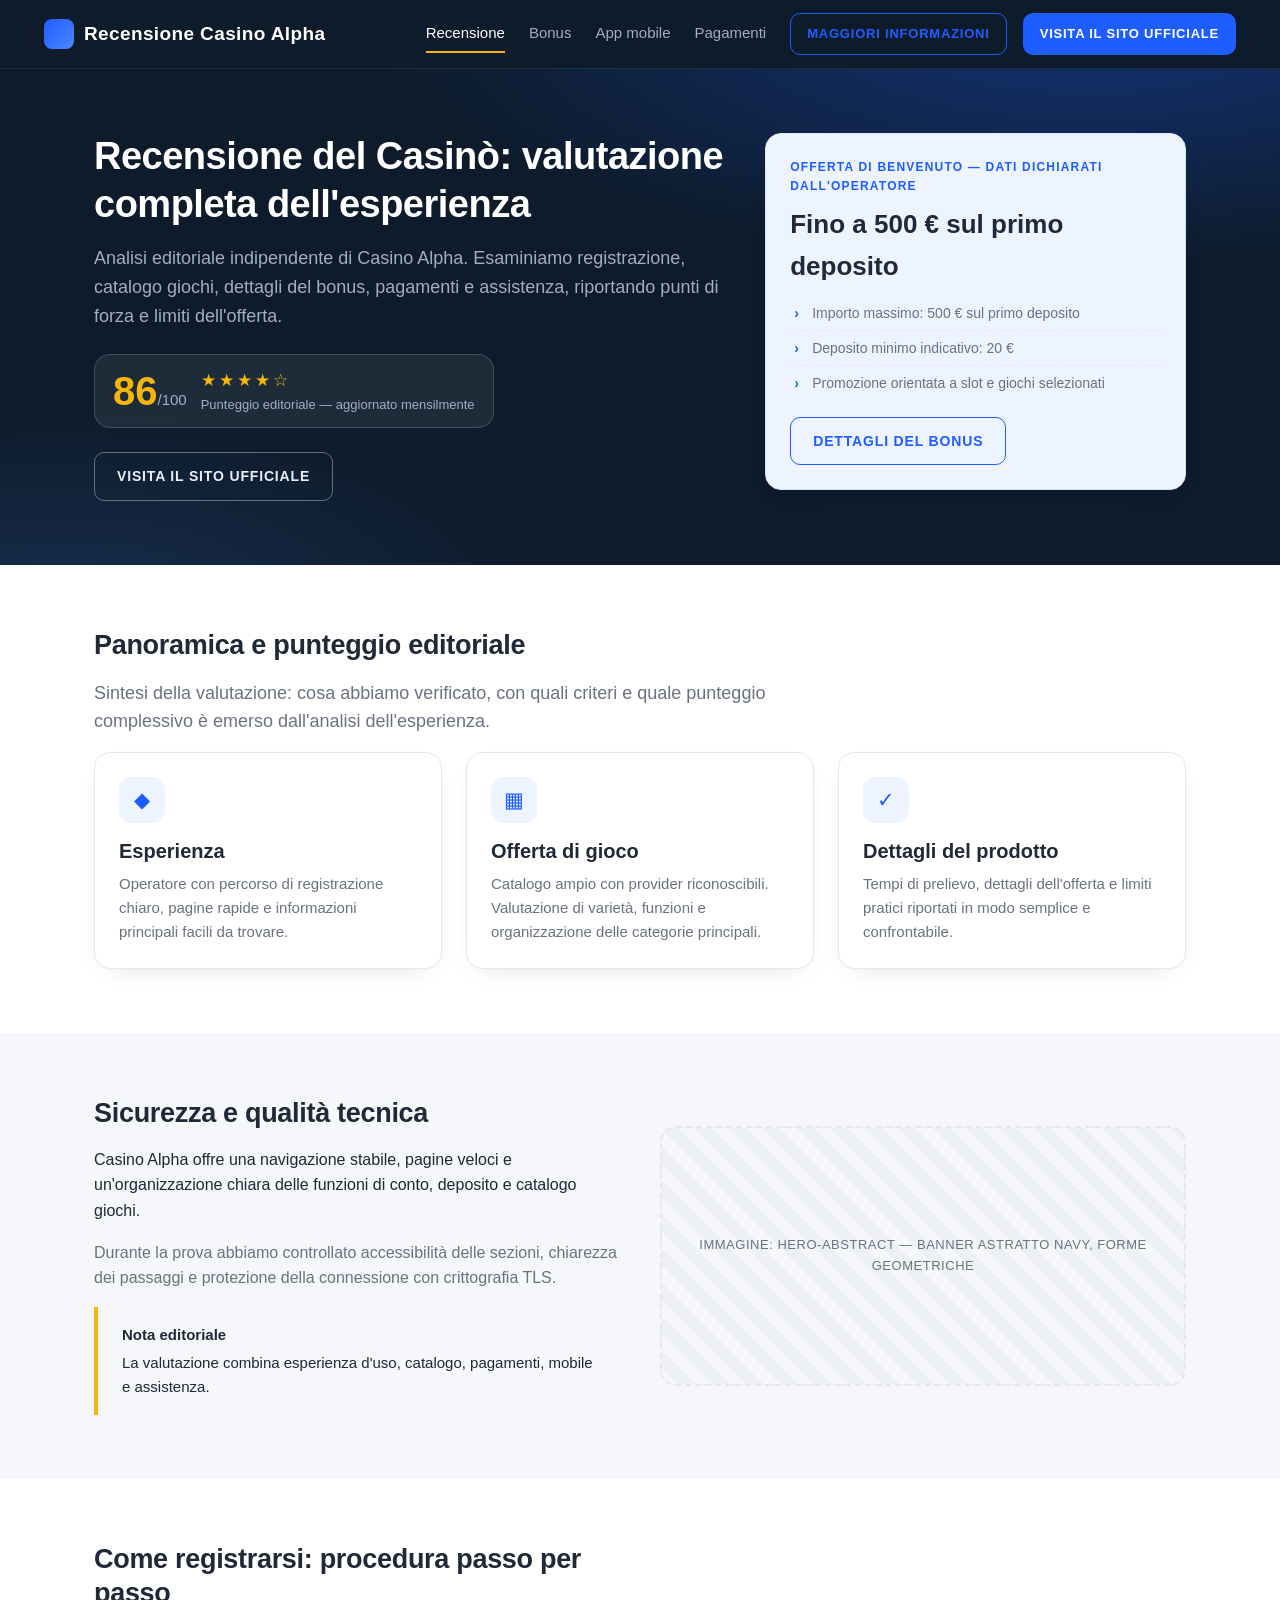
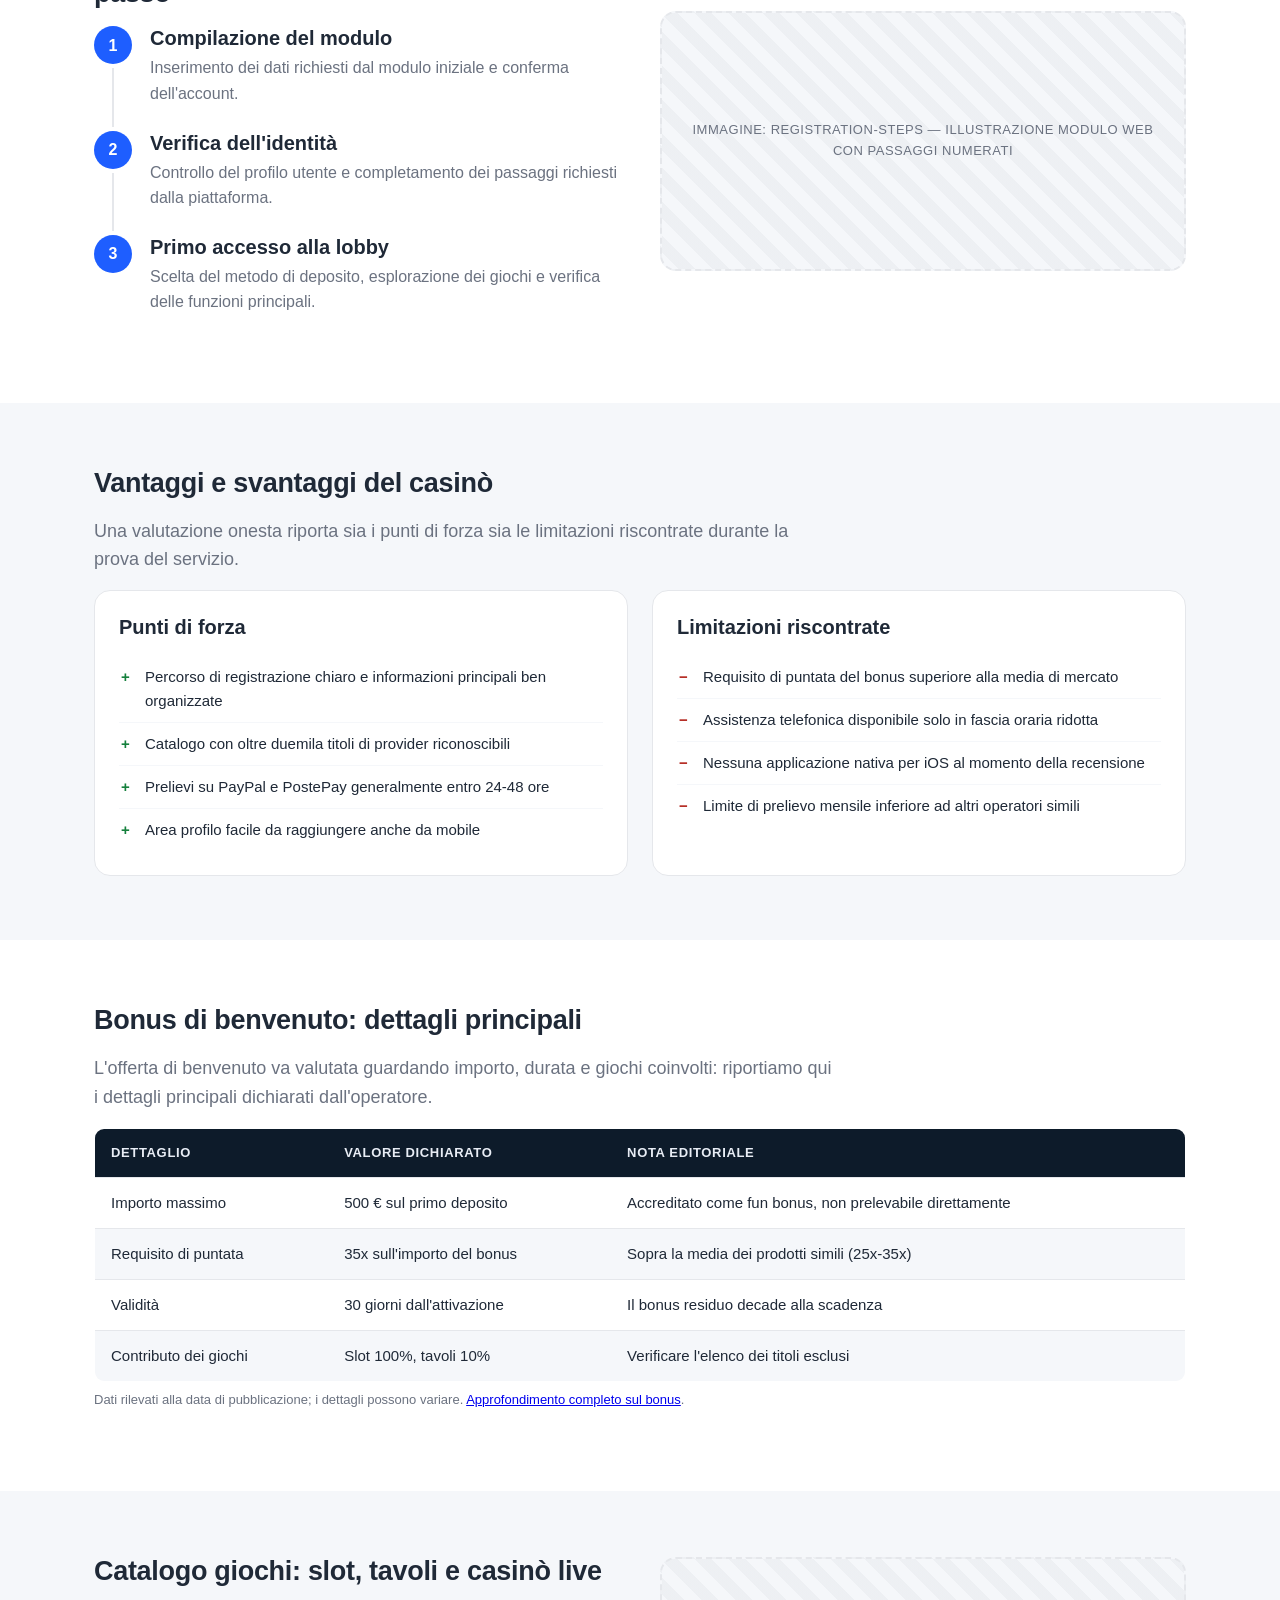
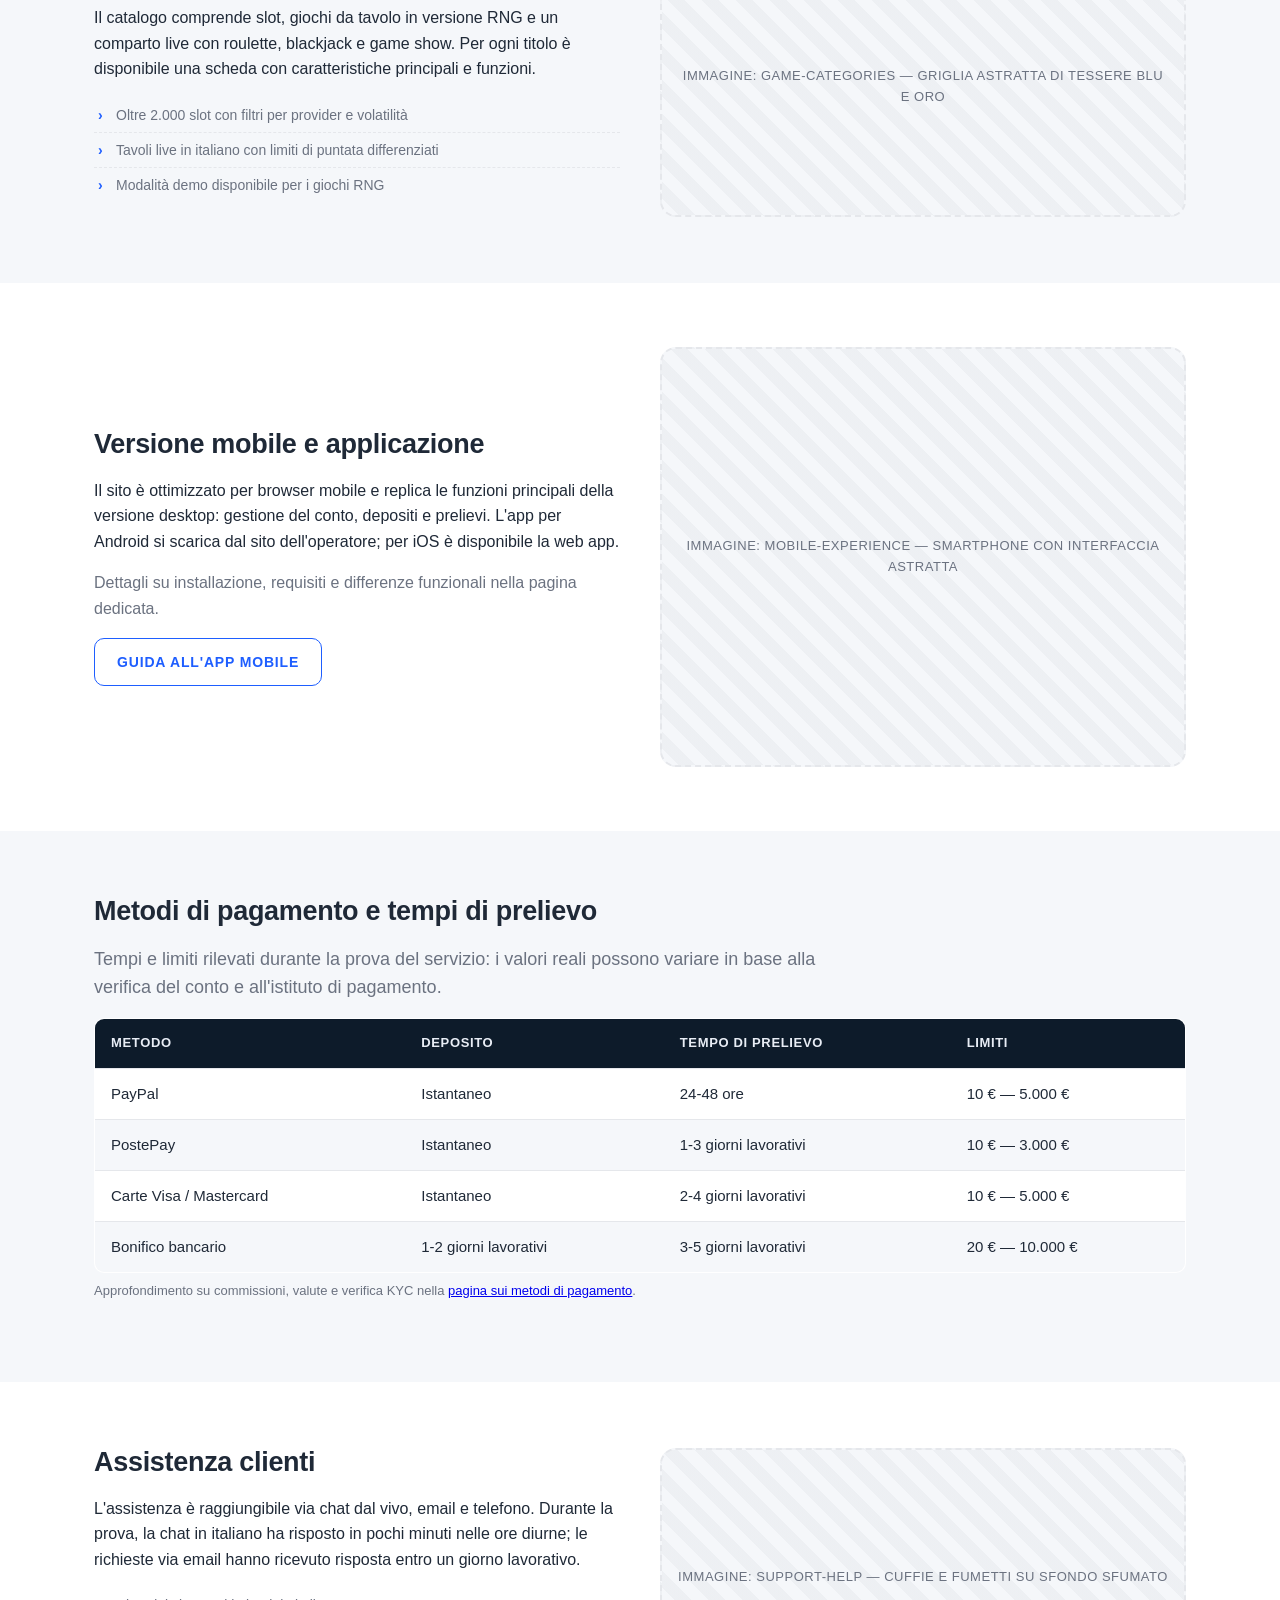
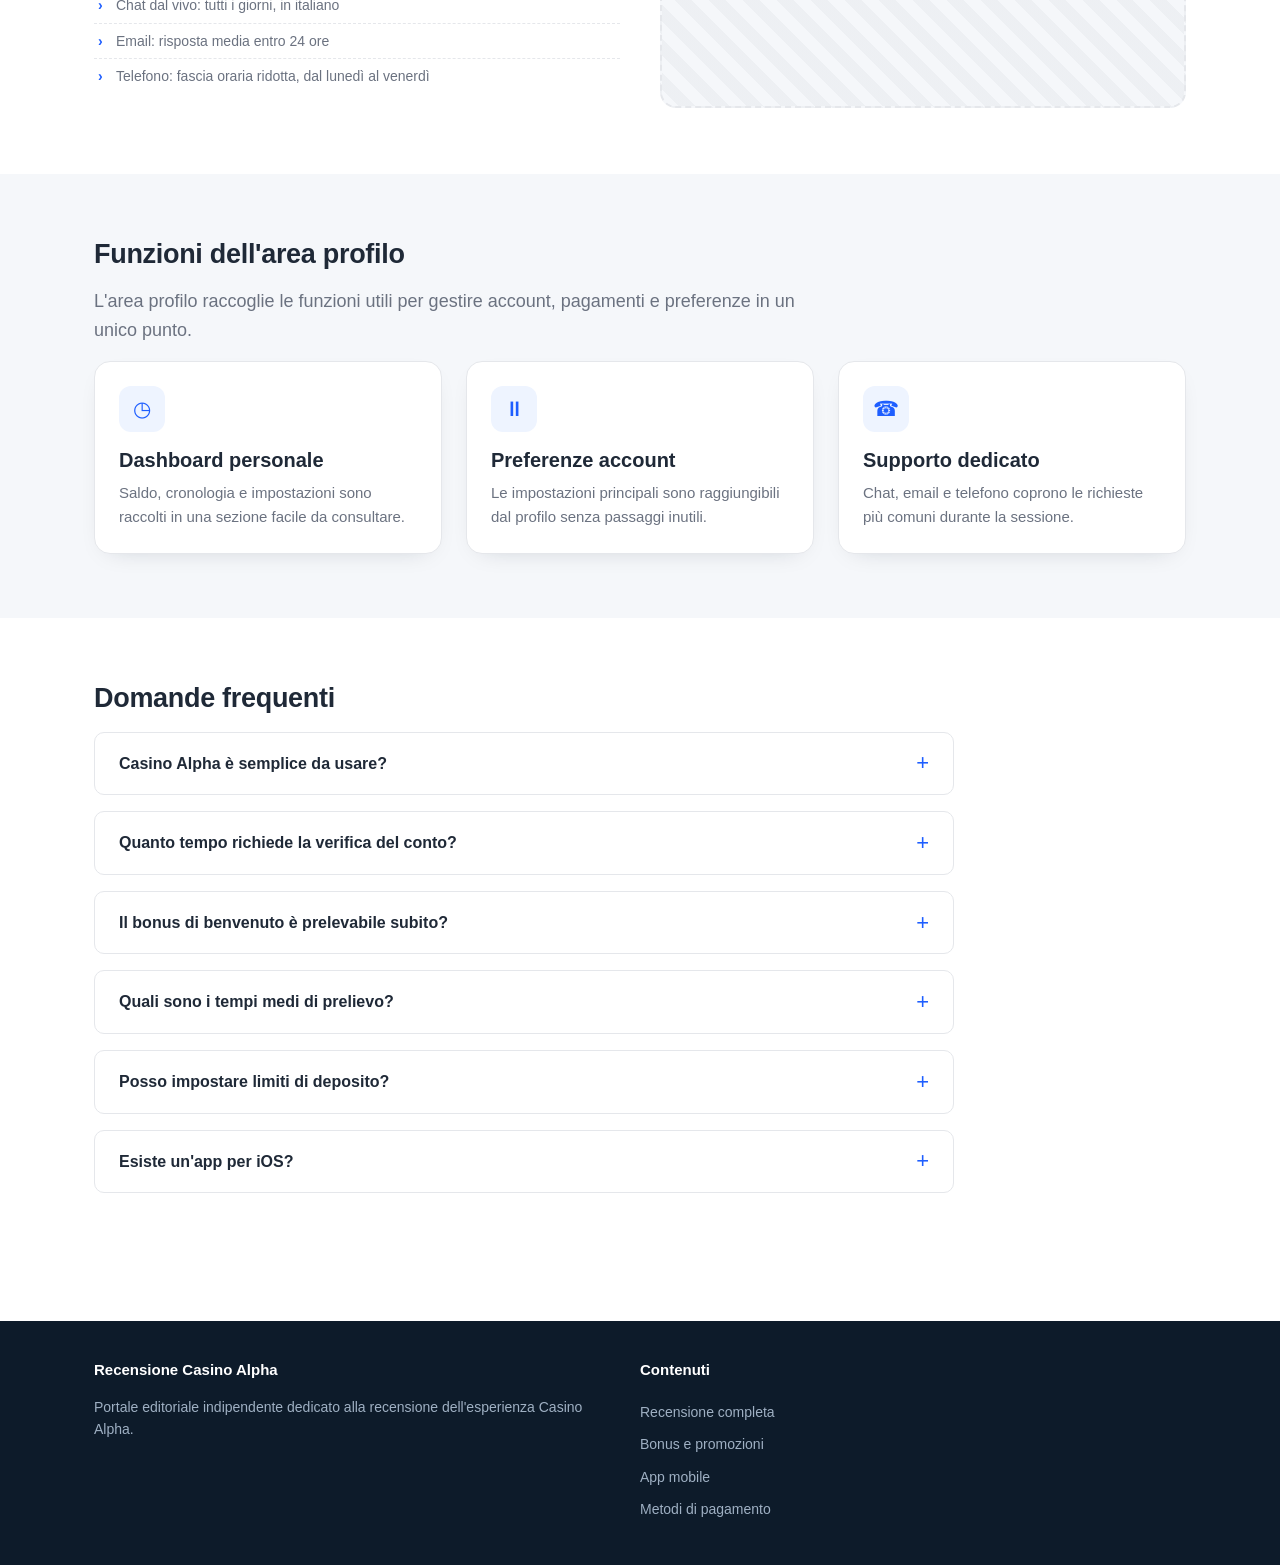
<file: index.html>
<!DOCTYPE html>
<html lang="it">

<head>
  <meta charset="utf-8">
  <meta name="viewport" content="width=device-width, initial-scale=1">
  <title>Recensione Casino Alpha — valutazione editoriale completa</title>
  <link rel="stylesheet" href="./style.css">
</head>

<body>
  <header class="site-header">
    <div class="container">
      <a class="logo" href="./index.html"><span class="logo-mark"></span><span>Recensione Casino Alpha</span></a>
      <nav class="main-nav">
        <a class="is-active" href="./index.html">Recensione</a>
        <a href="./bonus.html">Bonus</a>
        <a href="./app.html">App mobile</a>
        <a href="./metodi-di-pagamento.html">Pagamenti</a>
      </nav>
      <div class="header-actions">
        <a class="btn btn-outline" href="#faq">Maggiori informazioni</a>
        <a class="btn btn-primary" href="#">Visita il sito ufficiale</a>
      </div>
    </div>
  </header>

  <section class="page active" data-screen-label="Recensione — Home">
    <main>

      <div class="hero">
        <div class="container hero-grid">
          <div>
            <h1>Recensione del Casinò: valutazione completa dell'esperienza</h1>
            <p class="lead">Analisi editoriale indipendente di Casino Alpha. Esaminiamo registrazione, catalogo giochi,
              dettagli del bonus, pagamenti e assistenza, riportando punti di forza e limiti dell'offerta.</p>
            <div class="hero-meta">
              <div class="rating-badge">
                <span class="rating-score">86<small>/100</small></span>
                <span>
                  <span class="rating-stars">★★★★☆</span>
                  <span class="rating-label">Punteggio editoriale — aggiornato mensilmente</span>
                </span>
              </div>
            </div>
            <a class="btn btn-on-dark" href="#">Visita il sito ufficiale</a>
          </div>
          <aside class="bonus-box">
            <p class="bonus-kicker">Offerta di benvenuto — dati dichiarati dall'operatore</p>
            <p class="bonus-amount">Fino a 500 € sul primo deposito</p>
            <ul class="bonus-terms">
              <li>Importo massimo: 500 € sul primo deposito</li>
              <li>Deposito minimo indicativo: 20 €</li>
              <li>Promozione orientata a slot e giochi selezionati</li>
            </ul>
            <a class="btn btn-outline" href="./bonus.html">Dettagli del bonus</a>
          </aside>
        </div>
      </div>

      <div class="section">
        <div class="container">
          <h2 class="sec-title">Panoramica e punteggio editoriale</h2>
          <p class="lead">Sintesi della valutazione: cosa abbiamo verificato, con quali criteri e quale punteggio
            complessivo è emerso dall'analisi dell'esperienza.</p>
          <div class="cards-3">
            <div class="card">
              <div class="card-icon">◆</div>
              <h3>Esperienza</h3>
              <p>Operatore con percorso di registrazione chiaro, pagine rapide e informazioni principali facili da
                trovare.</p>
            </div>
            <div class="card">
              <div class="card-icon">▦</div>
              <h3>Offerta di gioco</h3>
              <p>Catalogo ampio con provider riconoscibili. Valutazione di varietà, funzioni e organizzazione delle
                categorie principali.</p>
            </div>
            <div class="card">
              <div class="card-icon">✓</div>
              <h3>Dettagli del prodotto</h3>
              <p>Tempi di prelievo, dettagli dell'offerta e limiti pratici riportati in modo semplice e confrontabile.</p>
            </div>
          </div>
        </div>
      </div>

      <div class="section alt">
        <div class="container feature-row">
          <div>
            <h2 class="sec-title">Sicurezza e qualità tecnica</h2>
            <p>Casino Alpha offre una navigazione stabile, pagine veloci e un'organizzazione chiara delle funzioni di
              conto, deposito e catalogo giochi.</p>
            <p class="muted">Durante la prova abbiamo controllato accessibilità delle sezioni, chiarezza dei passaggi e
              protezione della connessione con crittografia TLS.</p>
            <div class="notice">
              <strong>Nota editoriale</strong>
              La valutazione combina esperienza d'uso, catalogo, pagamenti, mobile e assistenza.
            </div>
          </div>
          <div class="feature-media">
            <div class="ph">Immagine: hero-abstract — banner astratto navy, forme geometriche</div>
          </div>
        </div>
      </div>

      <div class="section">
        <div class="container feature-row reverse">
          <div>
            <h2 class="sec-title">Come registrarsi: procedura passo per passo</h2>
            <ol class="steps">
              <li>
                <h3>Compilazione del modulo</h3>
                <p>Inserimento dei dati richiesti dal modulo iniziale e conferma dell'account.</p>
              </li>
              <li>
                <h3>Verifica dell'identità</h3>
                <p>Controllo del profilo utente e completamento dei passaggi richiesti dalla piattaforma.</p>
              </li>
              <li>
                <h3>Primo accesso alla lobby</h3>
                <p>Scelta del metodo di deposito, esplorazione dei giochi e verifica delle funzioni principali.</p>
              </li>
            </ol>
          </div>
          <div class="feature-media">
            <div class="ph">Immagine: registration-steps — illustrazione modulo web con passaggi numerati</div>
          </div>
        </div>
      </div>

      <div class="section alt">
        <div class="container">
          <h2 class="sec-title">Vantaggi e svantaggi del casinò</h2>
          <p class="lead">Una valutazione onesta riporta sia i punti di forza sia le limitazioni riscontrate durante la
            prova del servizio.</p>
          <div class="pros-cons">
            <div class="col pros">
              <h3>Punti di forza</h3>
              <ul>
                <li>Percorso di registrazione chiaro e informazioni principali ben organizzate</li>
                <li>Catalogo con oltre duemila titoli di provider riconoscibili</li>
                <li>Prelievi su PayPal e PostePay generalmente entro 24-48 ore</li>
                <li>Area profilo facile da raggiungere anche da mobile</li>
              </ul>
            </div>
            <div class="col cons">
              <h3>Limitazioni riscontrate</h3>
              <ul>
                <li>Requisito di puntata del bonus superiore alla media di mercato</li>
                <li>Assistenza telefonica disponibile solo in fascia oraria ridotta</li>
                <li>Nessuna applicazione nativa per iOS al momento della recensione</li>
                <li>Limite di prelievo mensile inferiore ad altri operatori simili</li>
              </ul>
            </div>
          </div>
        </div>
      </div>

      <div class="section">
        <div class="container">
          <h2 class="sec-title">Bonus di benvenuto: dettagli principali</h2>
          <p class="lead">L'offerta di benvenuto va valutata guardando importo, durata e giochi coinvolti: riportiamo
            qui i dettagli principali dichiarati dall'operatore.</p>
          <div class="table-wrap">
            <table class="data-table">
              <thead>
                <tr>
                  <th>Dettaglio</th>
                  <th>Valore dichiarato</th>
                  <th>Nota editoriale</th>
                </tr>
              </thead>
              <tbody>
                <tr>
                  <td>Importo massimo</td>
                  <td>500 € sul primo deposito</td>
                  <td>Accreditato come fun bonus, non prelevabile direttamente</td>
                </tr>
                <tr>
                  <td>Requisito di puntata</td>
                  <td>35x sull'importo del bonus</td>
                  <td>Sopra la media dei prodotti simili (25x-35x)</td>
                </tr>
                <tr>
                  <td>Validità</td>
                  <td>30 giorni dall'attivazione</td>
                  <td>Il bonus residuo decade alla scadenza</td>
                </tr>
                <tr>
                  <td>Contributo dei giochi</td>
                  <td>Slot 100%, tavoli 10%</td>
                  <td>Verificare l'elenco dei titoli esclusi</td>
                </tr>
              </tbody>
            </table>
          </div>
          <p class="table-note">Dati rilevati alla data di pubblicazione; i dettagli possono variare. <a href="./bonus.html">Approfondimento completo sul bonus</a>.</p>
        </div>
      </div>

      <div class="section alt">
        <div class="container feature-row">
          <div>
            <h2 class="sec-title">Catalogo giochi: slot, tavoli e casinò live</h2>
            <p>Il catalogo comprende slot, giochi da tavolo in versione RNG e un comparto live con roulette, blackjack
              e game show. Per ogni titolo è disponibile una scheda con caratteristiche principali e funzioni.</p>
            <ul class="bonus-terms">
              <li>Oltre 2.000 slot con filtri per provider e volatilità</li>
              <li>Tavoli live in italiano con limiti di puntata differenziati</li>
              <li>Modalità demo disponibile per i giochi RNG</li>
            </ul>
          </div>
          <div class="feature-media">
            <div class="ph">Immagine: game-categories — griglia astratta di tessere blu e oro</div>
          </div>
        </div>
      </div>

      <div class="section">
        <div class="container feature-row reverse">
          <div>
            <h2 class="sec-title">Versione mobile e applicazione</h2>
            <p>Il sito è ottimizzato per browser mobile e replica le funzioni principali della versione desktop:
              gestione del conto, depositi e prelievi. L'app per Android si scarica dal sito
              dell'operatore; per iOS è disponibile la web app.</p>
            <p class="muted">Dettagli su installazione, requisiti e differenze funzionali nella pagina dedicata.</p>
            <a class="btn btn-outline" href="./app.html">Guida all'app mobile</a>
          </div>
          <div class="feature-media">
            <div class="ph tall">Immagine: mobile-experience — smartphone con interfaccia astratta</div>
          </div>
        </div>
      </div>

      <div class="section alt">
        <div class="container">
          <h2 class="sec-title">Metodi di pagamento e tempi di prelievo</h2>
          <p class="lead">Tempi e limiti rilevati durante la prova del servizio: i valori reali possono variare in base
            alla verifica del conto e all'istituto di pagamento.</p>
          <div class="table-wrap">
            <table class="data-table">
              <thead>
                <tr>
                  <th>Metodo</th>
                  <th>Deposito</th>
                  <th>Tempo di prelievo</th>
                  <th>Limiti</th>
                </tr>
              </thead>
              <tbody>
                <tr>
                  <td>PayPal</td>
                  <td>Istantaneo</td>
                  <td>24-48 ore</td>
                  <td>10 € — 5.000 €</td>
                </tr>
                <tr>
                  <td>PostePay</td>
                  <td>Istantaneo</td>
                  <td>1-3 giorni lavorativi</td>
                  <td>10 € — 3.000 €</td>
                </tr>
                <tr>
                  <td>Carte Visa / Mastercard</td>
                  <td>Istantaneo</td>
                  <td>2-4 giorni lavorativi</td>
                  <td>10 € — 5.000 €</td>
                </tr>
                <tr>
                  <td>Bonifico bancario</td>
                  <td>1-2 giorni lavorativi</td>
                  <td>3-5 giorni lavorativi</td>
                  <td>20 € — 10.000 €</td>
                </tr>
              </tbody>
            </table>
          </div>
          <p class="table-note">Approfondimento su commissioni, valute e verifica KYC nella
            <a href="./metodi-di-pagamento.html">pagina sui metodi di pagamento</a>.</p>
        </div>
      </div>

      <div class="section">
        <div class="container feature-row">
          <div>
            <h2 class="sec-title">Assistenza clienti</h2>
            <p>L'assistenza è raggiungibile via chat dal vivo, email e telefono. Durante la prova, la chat in italiano
              ha risposto in pochi minuti nelle ore diurne; le richieste via email hanno ricevuto risposta entro un
              giorno lavorativo.</p>
            <ul class="bonus-terms">
              <li>Chat dal vivo: tutti i giorni, in italiano</li>
              <li>Email: risposta media entro 24 ore</li>
              <li>Telefono: fascia oraria ridotta, dal lunedì al venerdì</li>
            </ul>
          </div>
          <div class="feature-media">
            <div class="ph">Immagine: support-help — cuffie e fumetti su sfondo sfumato</div>
          </div>
        </div>
      </div>

      <div class="section alt">
        <div class="container">
          <h2 class="sec-title">Funzioni dell'area profilo</h2>
          <p class="lead">L'area profilo raccoglie le funzioni utili per gestire account, pagamenti e preferenze in un
            unico punto.</p>
          <div class="cards-3">
            <div class="card">
              <div class="card-icon">◷</div>
              <h3>Dashboard personale</h3>
              <p>Saldo, cronologia e impostazioni sono raccolti in una sezione facile da consultare.</p>
            </div>
            <div class="card">
              <div class="card-icon">⏸</div>
              <h3>Preferenze account</h3>
              <p>Le impostazioni principali sono raggiungibili dal profilo senza passaggi inutili.</p>
            </div>
            <div class="card">
              <div class="card-icon">☎</div>
              <h3>Supporto dedicato</h3>
              <p>Chat, email e telefono coprono le richieste più comuni durante la sessione.</p>
            </div>
          </div>
        </div>
      </div>

      <div class="section" id="faq">
        <div class="container">
          <h2 class="sec-title">Domande frequenti</h2>
          <div class="faq">
            <details>
              <summary>Casino Alpha è semplice da usare?</summary>
              <p>Sì: la registrazione è lineare, la lobby è ordinata e le sezioni principali sono facili da raggiungere.</p>
            </details>
            <details>
              <summary>Quanto tempo richiede la verifica del conto?</summary>
              <p>In genere uno o due giorni lavorativi, in base al completamento del profilo e ai controlli della piattaforma.</p>
            </details>
            <details>
              <summary>Il bonus di benvenuto è prelevabile subito?</summary>
              <p>No. L'importo è accreditato come fun bonus e diventa saldo reale solo dopo aver completato il
                requisito di puntata entro il periodo di validità.</p>
            </details>
            <details>
              <summary>Quali sono i tempi medi di prelievo?</summary>
              <p>Con portafogli elettronici 24-48 ore dopo l'approvazione; con bonifico bancario fino a cinque giorni
                lavorativi. I tempi dipendono anche dall'istituto di pagamento.</p>
            </details>
            <details>
              <summary>Posso impostare limiti di deposito?</summary>
              <p>Sì, le impostazioni principali dell'account restano modificabili dal profilo in qualsiasi momento.</p>
            </details>
            <details>
              <summary>Esiste un'app per iOS?</summary>
              <p>Al momento della recensione no: su iPhone e iPad si utilizza la versione web del sito, che offre le
                stesse funzioni principali.</p>
            </details>
          </div>
        </div>
      </div>

    </main>

    <footer class="site-footer">
      <div class="footer-main">
        <div class="container footer-cols">
          <div>
            <h3>Recensione Casino Alpha</h3>
            <p>Portale editoriale indipendente dedicato alla recensione dell'esperienza Casino Alpha.</p>
          </div>
          <div>
            <h3>Contenuti</h3>
            <ul>
              <li><a href="./index.html">Recensione completa</a></li>
              <li><a href="./bonus.html">Bonus e promozioni</a></li>
              <li><a href="./app.html">App mobile</a></li>
              <li><a href="./metodi-di-pagamento.html">Metodi di pagamento</a></li>
            </ul>
          </div>
        </div>
      </div>
    </footer>
  </section>

</body>

</html>
</file>
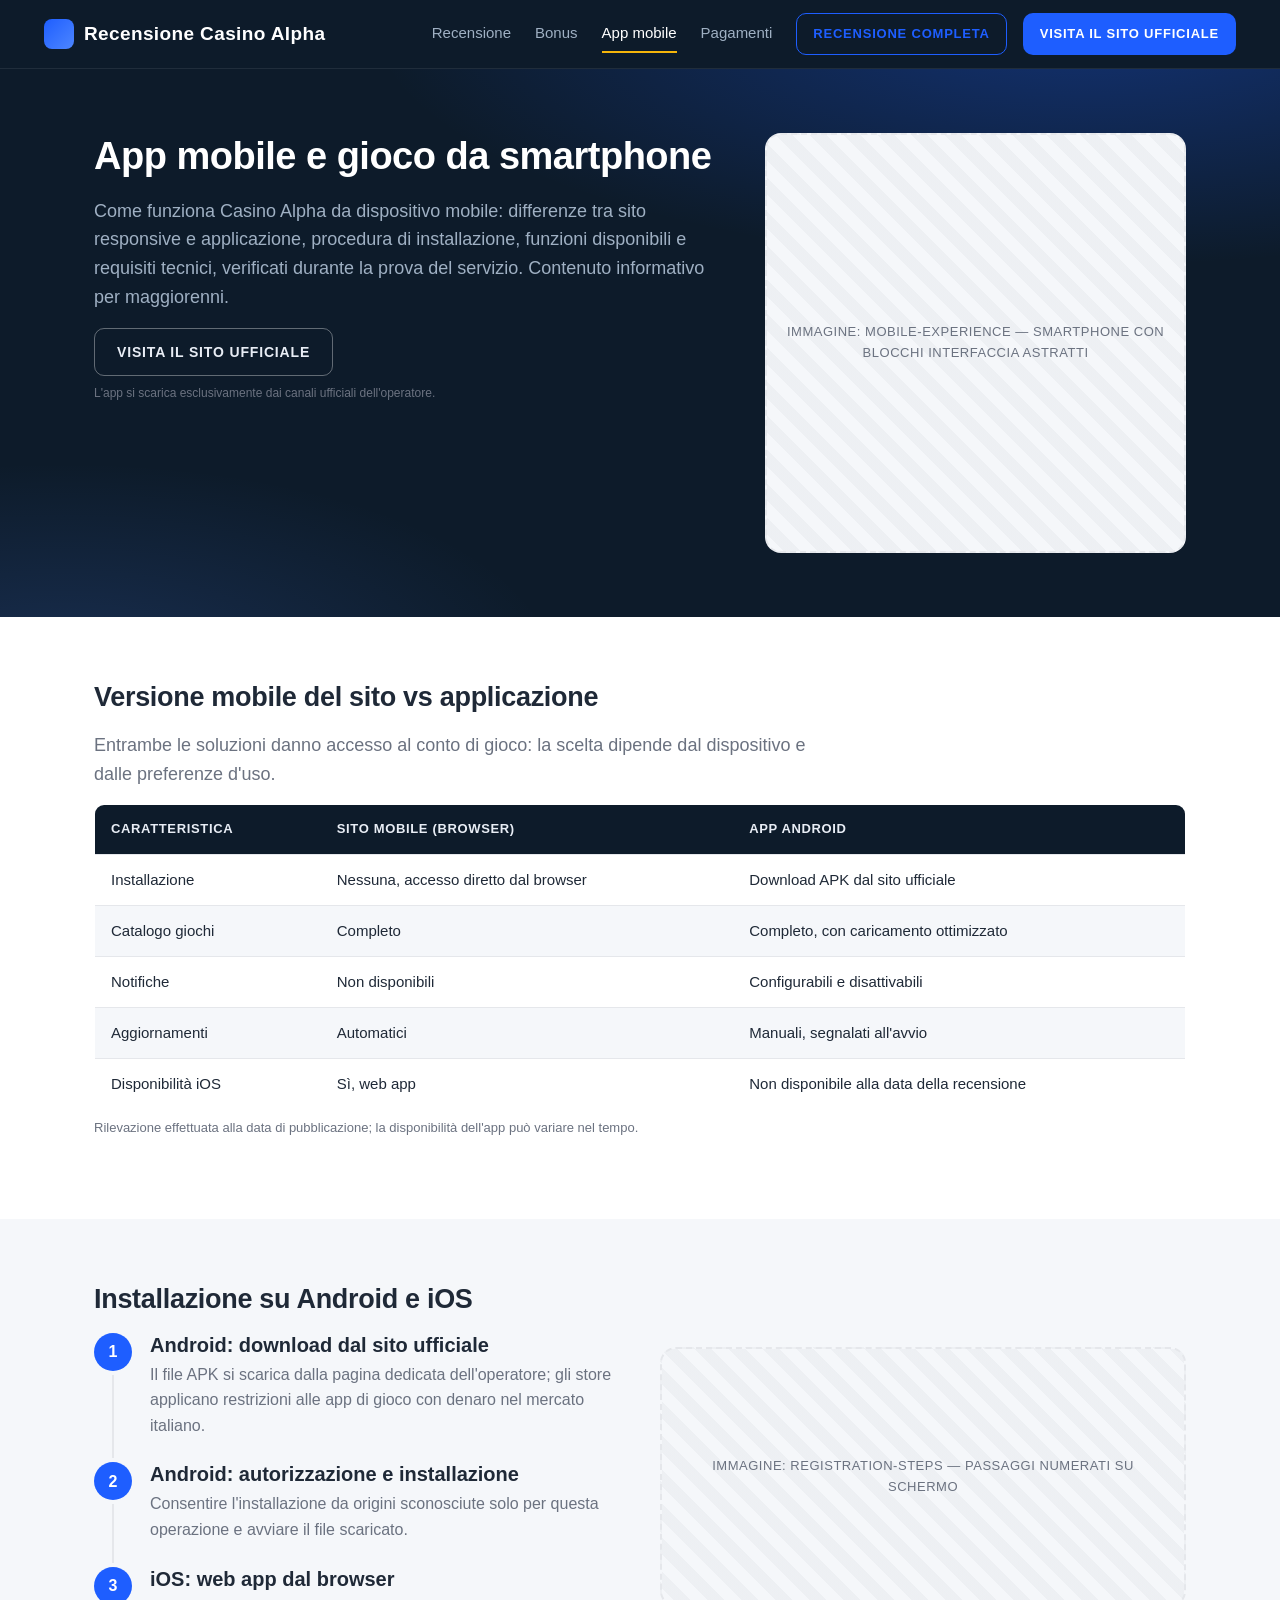
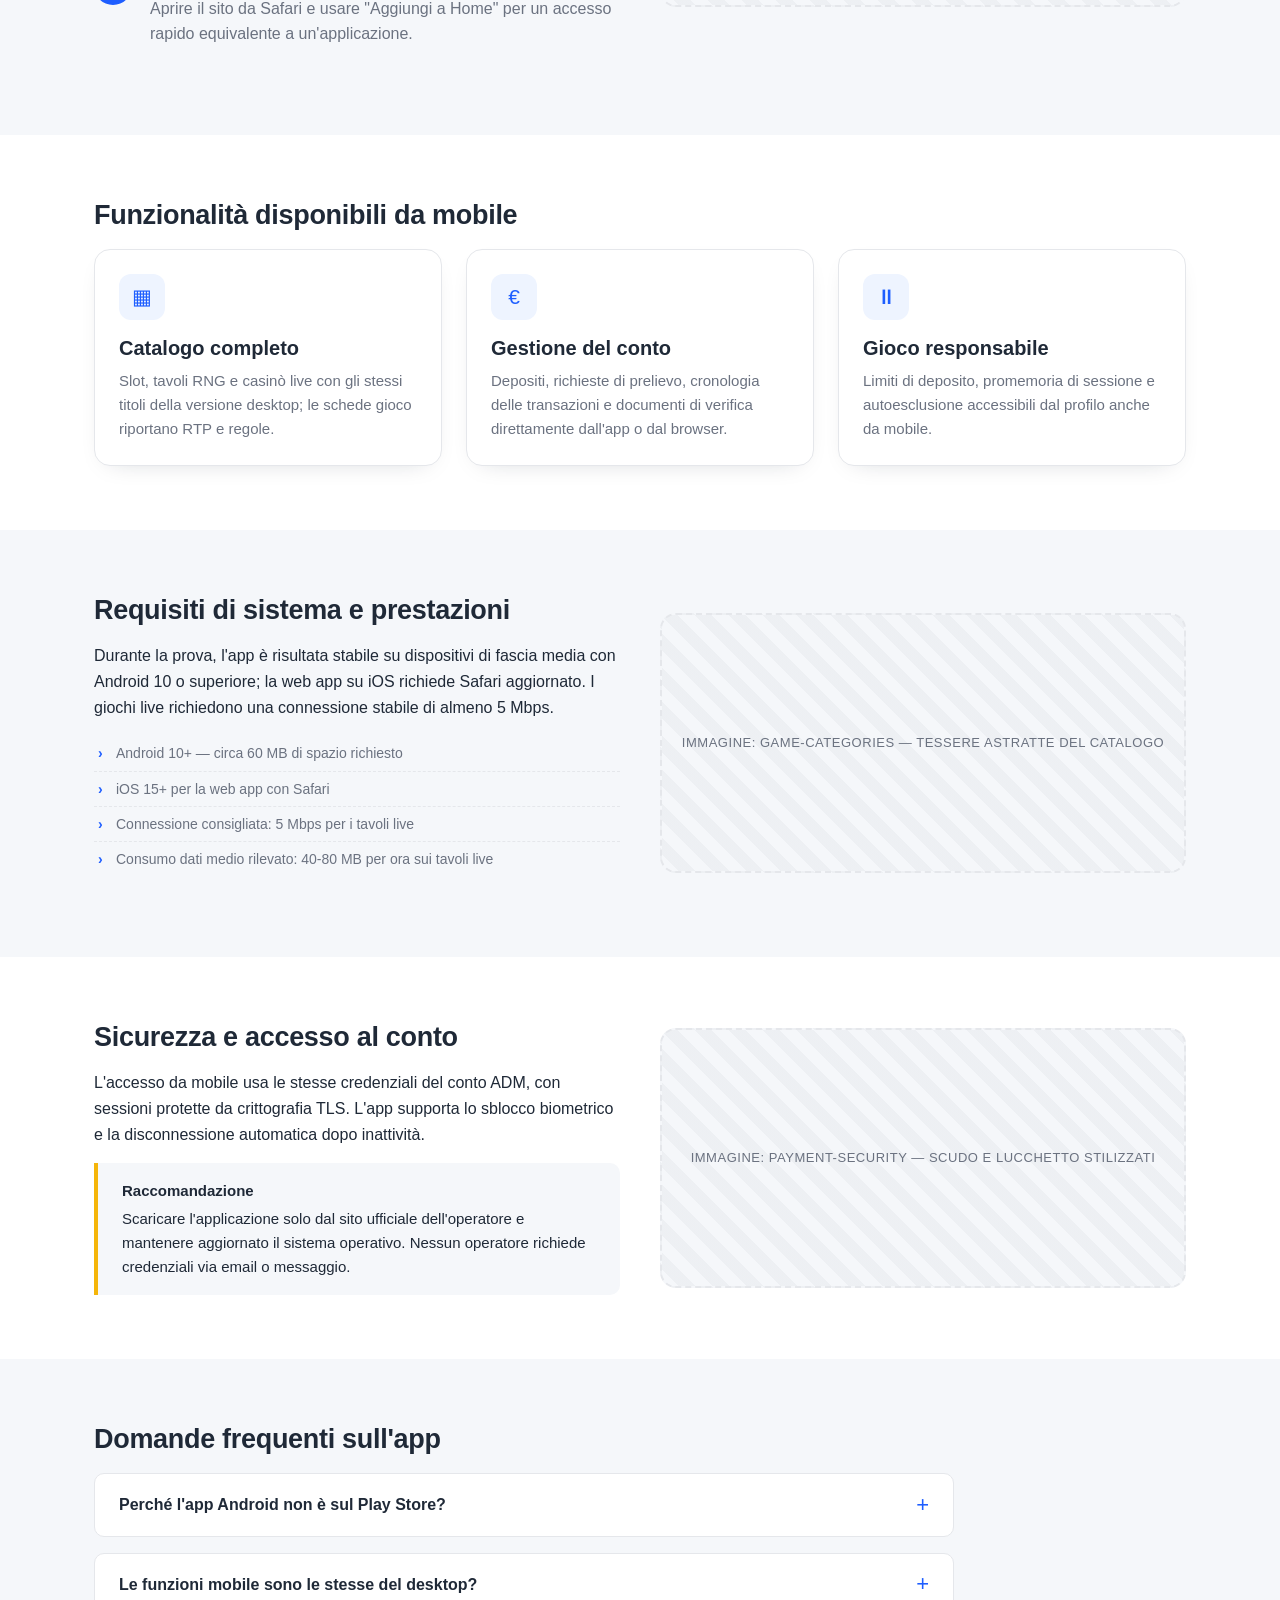
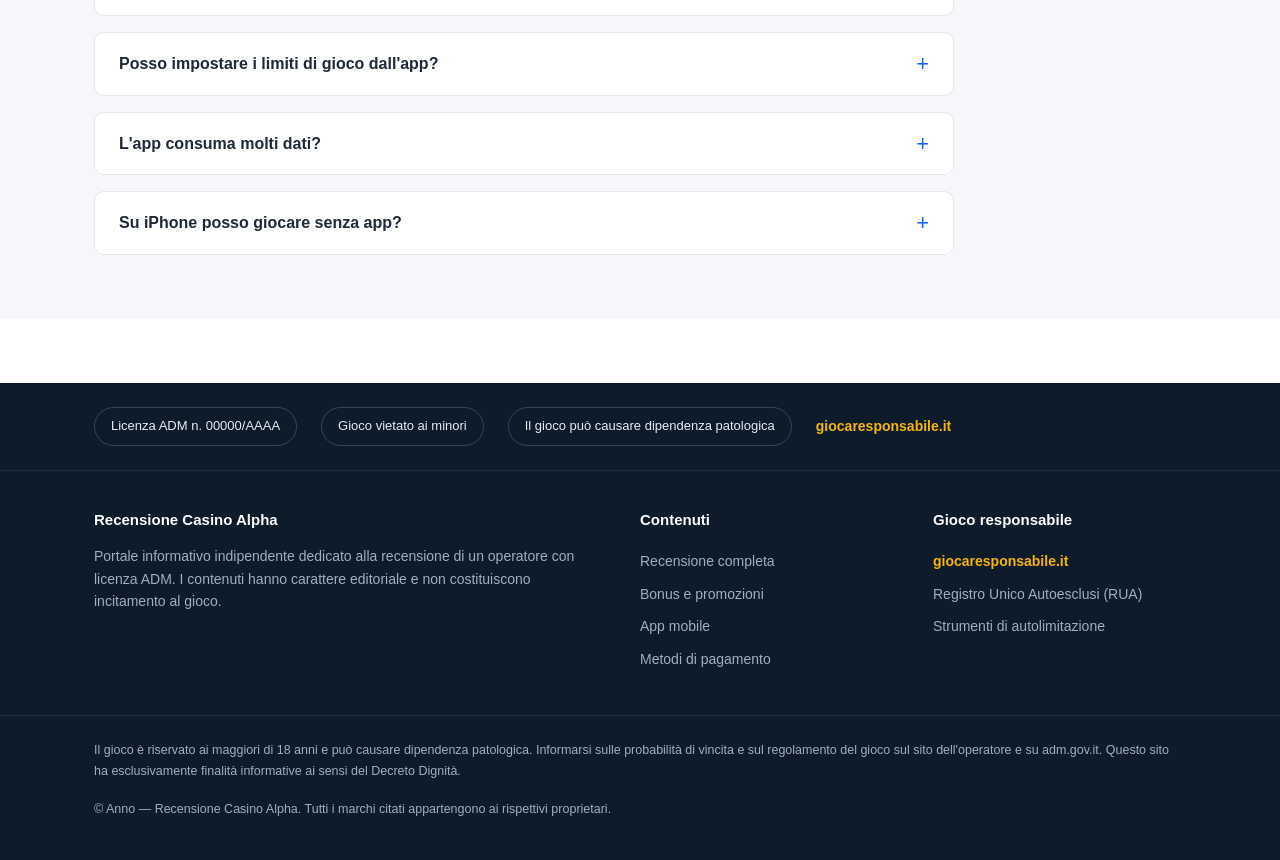
<file: app.html>
<!DOCTYPE html>
<html lang="it">

<head>
  <meta charset="utf-8">
  <meta name="viewport" content="width=device-width, initial-scale=1">
  <title>App mobile Casino Alpha — gioco da smartphone</title>
  <link rel="stylesheet" href="./style.css">
</head>

<body>
  <header class="site-header">
    <div class="container">
      <a class="logo" href="./index.html"><span class="logo-mark"></span><span>Recensione Casino Alpha</span></a>
      <nav class="main-nav">
        <a href="./index.html">Recensione</a>
        <a href="./bonus.html">Bonus</a>
        <a class="is-active" href="./app.html">App mobile</a>
        <a href="./metodi-di-pagamento.html">Pagamenti</a>
      </nav>
      <div class="header-actions">
        <a class="btn btn-outline" href="./index.html">Recensione completa</a>
        <a class="btn btn-primary" href="#" rel="nofollow">Visita il sito ufficiale</a>
      </div>
    </div>
  </header>

  <section class="page active" data-screen-label="App mobile">
    <main>

      <div class="hero">
        <div class="container hero-grid">
          <div>
            <h1>App mobile e gioco da smartphone</h1>
            <p class="lead">Come funziona Casino Alpha da dispositivo mobile: differenze tra sito responsive e
              applicazione, procedura di installazione, funzioni disponibili e requisiti tecnici, verificati durante
              la prova del servizio. Contenuto informativo per maggiorenni.</p>
            <a class="btn btn-on-dark" href="#" rel="nofollow">Visita il sito ufficiale</a>
            <span class="btn-note">L'app si scarica esclusivamente dai canali ufficiali dell'operatore.</span>
          </div>
          <aside class="feature-media">
            <div class="ph tall">Immagine: mobile-experience — smartphone con blocchi interfaccia astratti</div>
          </aside>
        </div>
      </div>

      <div class="section">
        <div class="container">
          <h2 class="sec-title">Versione mobile del sito vs applicazione</h2>
          <p class="lead">Entrambe le soluzioni danno accesso al conto di gioco: la scelta dipende dal dispositivo e
            dalle preferenze d'uso.</p>
          <div class="table-wrap">
            <table class="data-table">
              <thead>
                <tr>
                  <th>Caratteristica</th>
                  <th>Sito mobile (browser)</th>
                  <th>App Android</th>
                </tr>
              </thead>
              <tbody>
                <tr>
                  <td>Installazione</td>
                  <td>Nessuna, accesso diretto dal browser</td>
                  <td>Download APK dal sito ufficiale</td>
                </tr>
                <tr>
                  <td>Catalogo giochi</td>
                  <td>Completo</td>
                  <td>Completo, con caricamento ottimizzato</td>
                </tr>
                <tr>
                  <td>Notifiche</td>
                  <td>Non disponibili</td>
                  <td>Configurabili e disattivabili</td>
                </tr>
                <tr>
                  <td>Aggiornamenti</td>
                  <td>Automatici</td>
                  <td>Manuali, segnalati all'avvio</td>
                </tr>
                <tr>
                  <td>Disponibilità iOS</td>
                  <td>Sì, web app</td>
                  <td>Non disponibile alla data della recensione</td>
                </tr>
              </tbody>
            </table>
          </div>
          <p class="table-note">Rilevazione effettuata alla data di pubblicazione; la disponibilità dell'app può
            variare nel tempo.</p>
        </div>
      </div>

      <div class="section alt">
        <div class="container feature-row">
          <div>
            <h2 class="sec-title">Installazione su Android e iOS</h2>
            <ol class="steps">
              <li>
                <h3>Android: download dal sito ufficiale</h3>
                <p>Il file APK si scarica dalla pagina dedicata dell'operatore; gli store applicano restrizioni alle
                  app di gioco con denaro nel mercato italiano.</p>
              </li>
              <li>
                <h3>Android: autorizzazione e installazione</h3>
                <p>Consentire l'installazione da origini sconosciute solo per questa operazione e avviare il file
                  scaricato.</p>
              </li>
              <li>
                <h3>iOS: web app dal browser</h3>
                <p>Aprire il sito da Safari e usare "Aggiungi a Home" per un accesso rapido equivalente a
                  un'applicazione.</p>
              </li>
            </ol>
          </div>
          <div class="feature-media">
            <div class="ph">Immagine: registration-steps — passaggi numerati su schermo</div>
          </div>
        </div>
      </div>

      <div class="section">
        <div class="container">
          <h2 class="sec-title">Funzionalità disponibili da mobile</h2>
          <div class="cards-3">
            <div class="card">
              <div class="card-icon">▦</div>
              <h3>Catalogo completo</h3>
              <p>Slot, tavoli RNG e casinò live con gli stessi titoli della versione desktop; le schede gioco riportano
                RTP e regole.</p>
            </div>
            <div class="card">
              <div class="card-icon">€</div>
              <h3>Gestione del conto</h3>
              <p>Depositi, richieste di prelievo, cronologia delle transazioni e documenti di verifica direttamente
                dall'app o dal browser.</p>
            </div>
            <div class="card">
              <div class="card-icon">⏸</div>
              <h3>Gioco responsabile</h3>
              <p>Limiti di deposito, promemoria di sessione e autoesclusione accessibili dal profilo anche da
                mobile.</p>
            </div>
          </div>
        </div>
      </div>

      <div class="section alt">
        <div class="container feature-row reverse">
          <div>
            <h2 class="sec-title">Requisiti di sistema e prestazioni</h2>
            <p>Durante la prova, l'app è risultata stabile su dispositivi di fascia media con Android 10 o superiore;
              la web app su iOS richiede Safari aggiornato. I giochi live richiedono una connessione stabile di almeno
              5 Mbps.</p>
            <ul class="bonus-terms">
              <li>Android 10+ — circa 60 MB di spazio richiesto</li>
              <li>iOS 15+ per la web app con Safari</li>
              <li>Connessione consigliata: 5 Mbps per i tavoli live</li>
              <li>Consumo dati medio rilevato: 40-80 MB per ora sui tavoli live</li>
            </ul>
          </div>
          <div class="feature-media">
            <div class="ph">Immagine: game-categories — tessere astratte del catalogo</div>
          </div>
        </div>
      </div>

      <div class="section">
        <div class="container feature-row">
          <div>
            <h2 class="sec-title">Sicurezza e accesso al conto</h2>
            <p>L'accesso da mobile usa le stesse credenziali del conto ADM, con sessioni protette da crittografia TLS.
              L'app supporta lo sblocco biometrico e la disconnessione automatica dopo inattività.</p>
            <div class="notice">
              <strong>Raccomandazione</strong>
              Scaricare l'applicazione solo dal sito ufficiale dell'operatore e mantenere aggiornato il sistema
              operativo. Nessun operatore richiede credenziali via email o messaggio.
            </div>
          </div>
          <div class="feature-media">
            <div class="ph">Immagine: payment-security — scudo e lucchetto stilizzati</div>
          </div>
        </div>
      </div>

      <div class="section alt">
        <div class="container">
          <h2 class="sec-title">Domande frequenti sull'app</h2>
          <div class="faq">
            <details>
              <summary>Perché l'app Android non è sul Play Store?</summary>
              <p>Gli store applicano restrizioni alle app di gioco con denaro reale nel mercato italiano: il download
                avviene dal sito ufficiale dell'operatore, come previsto dalla concessione ADM.</p>
            </details>
            <details>
              <summary>Le funzioni mobile sono le stesse del desktop?</summary>
              <p>Le funzioni principali sì: catalogo, conto, pagamenti e strumenti di gioco responsabile. Alcune
                impostazioni avanzate del profilo restano più comode da desktop.</p>
            </details>
            <details>
              <summary>Posso impostare i limiti di gioco dall'app?</summary>
              <p>Sì: limiti di deposito e autoesclusione sono accessibili dal profilo anche da mobile, con le stesse
                tempistiche di applicazione della versione desktop.</p>
            </details>
            <details>
              <summary>L'app consuma molti dati?</summary>
              <p>Le slot hanno un consumo contenuto; i tavoli live in streaming consumano di più (40-80 MB per ora
                nella nostra rilevazione). È consigliabile una rete Wi-Fi per le sessioni live.</p>
            </details>
            <details>
              <summary>Su iPhone posso giocare senza app?</summary>
              <p>Sì: la versione web del sito è ottimizzata per Safari e offre le stesse funzioni principali, senza
                installazione.</p>
            </details>
          </div>
        </div>
      </div>

    </main>

    <footer class="site-footer">
      <div class="compliance-strip">
        <div class="container">
          <span class="compliance-chip">Licenza ADM n. 00000/AAAA</span>
          <span class="compliance-chip">Gioco vietato ai minori</span>
          <span class="compliance-chip">Il gioco può causare dipendenza patologica</span>
          <a class="rg-link" href="https://www.giocaresponsabile.it" rel="nofollow">giocaresponsabile.it</a>
        </div>
      </div>
      <div class="footer-main">
        <div class="container footer-cols">
          <div>
            <h3>Recensione Casino Alpha</h3>
            <p>Portale informativo indipendente dedicato alla recensione di un operatore con licenza ADM. I contenuti
              hanno carattere editoriale e non costituiscono incitamento al gioco.</p>
          </div>
          <div>
            <h3>Contenuti</h3>
            <ul>
              <li><a href="./index.html">Recensione completa</a></li>
              <li><a href="./bonus.html">Bonus e promozioni</a></li>
              <li><a href="./app.html">App mobile</a></li>
              <li><a href="./metodi-di-pagamento.html">Metodi di pagamento</a></li>
            </ul>
          </div>
          <div>
            <h3>Gioco responsabile</h3>
            <ul>
              <li><a class="rg-link" href="https://www.giocaresponsabile.it" rel="nofollow">giocaresponsabile.it</a></li>
              <li><a href="#" rel="nofollow">Registro Unico Autoesclusi (RUA)</a></li>
              <li><a href="#" rel="nofollow">Strumenti di autolimitazione</a></li>
            </ul>
          </div>
        </div>
      </div>
      <div class="footer-legal">
        <div class="container">
          <p>Il gioco è riservato ai maggiori di 18 anni e può causare dipendenza patologica. Informarsi sulle
            probabilità di vincita e sul regolamento del gioco sul sito dell'operatore e su adm.gov.it. Questo sito ha
            esclusivamente finalità informative ai sensi del Decreto Dignità.</p>
          <p>© Anno — Recensione Casino Alpha. Tutti i marchi citati appartengono ai rispettivi proprietari.</p>
        </div>
      </div>
    </footer>
  </section>

</body>

</html>
</file>
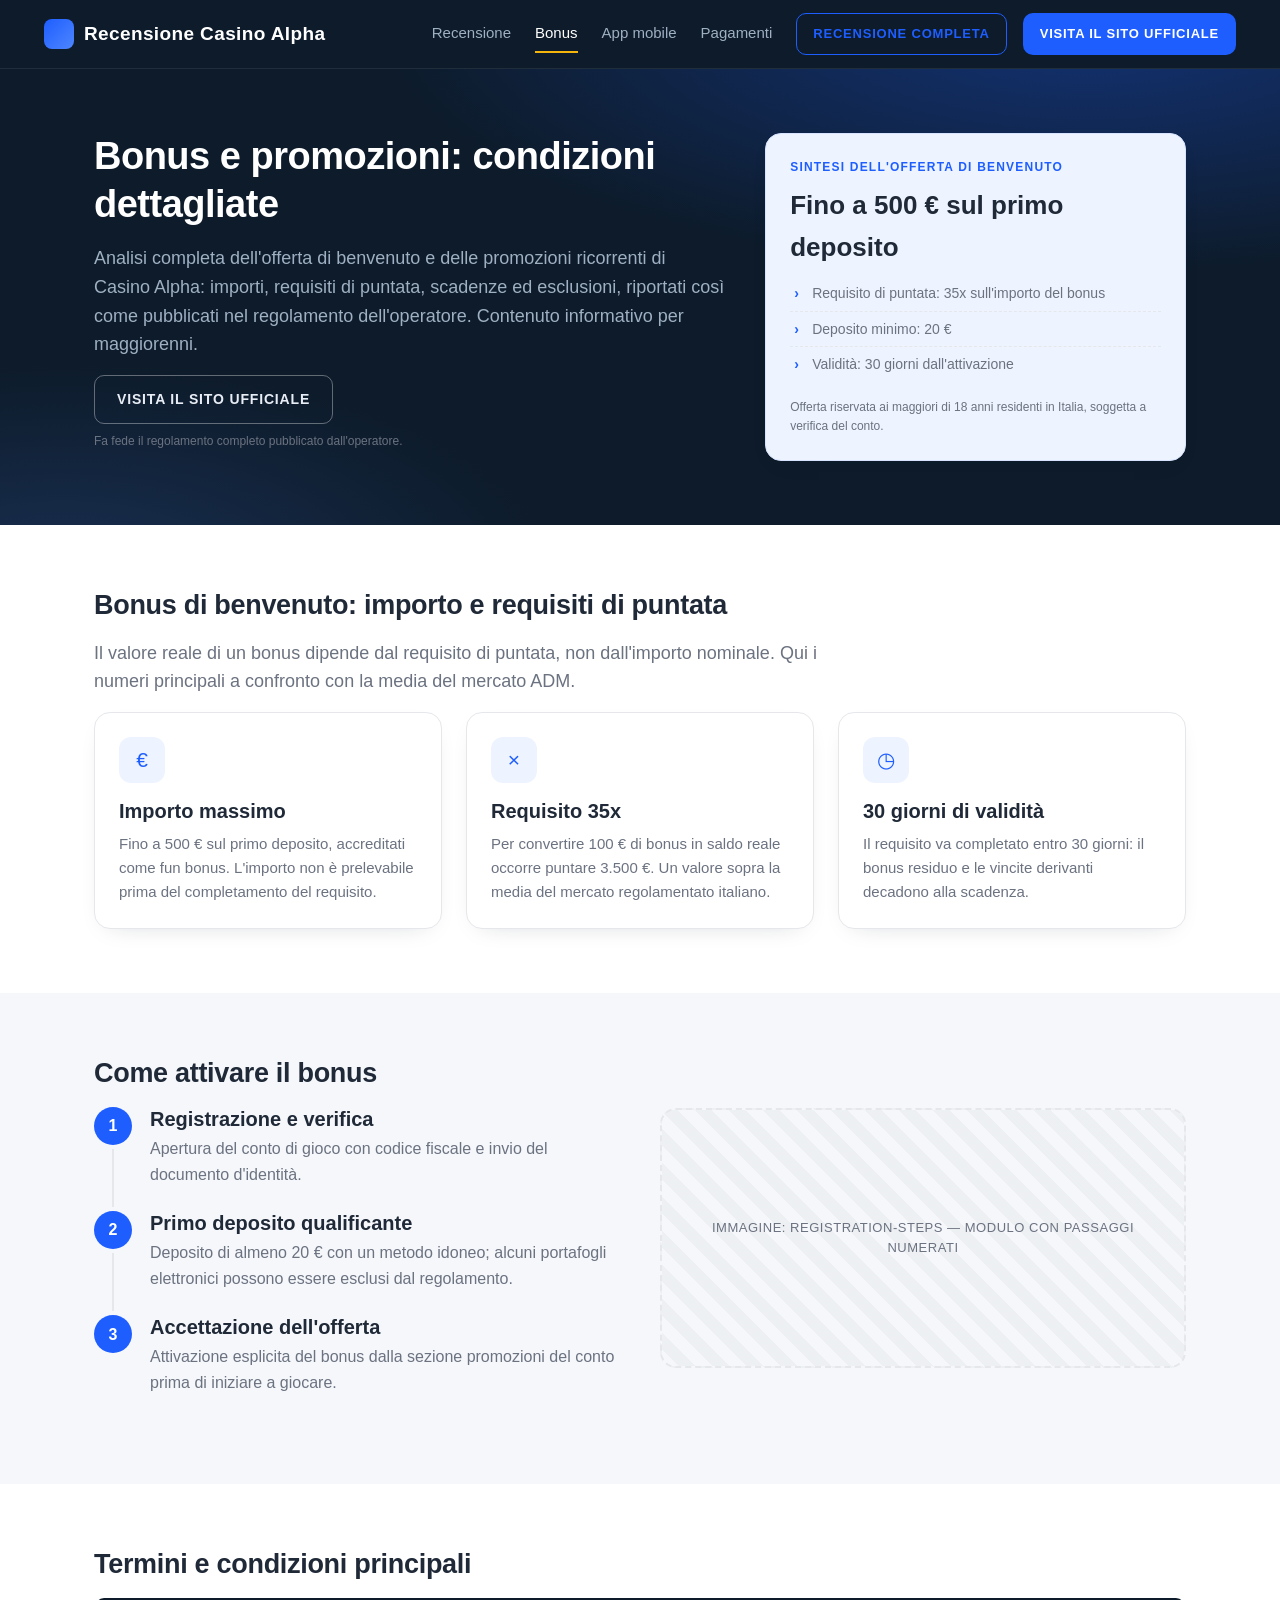
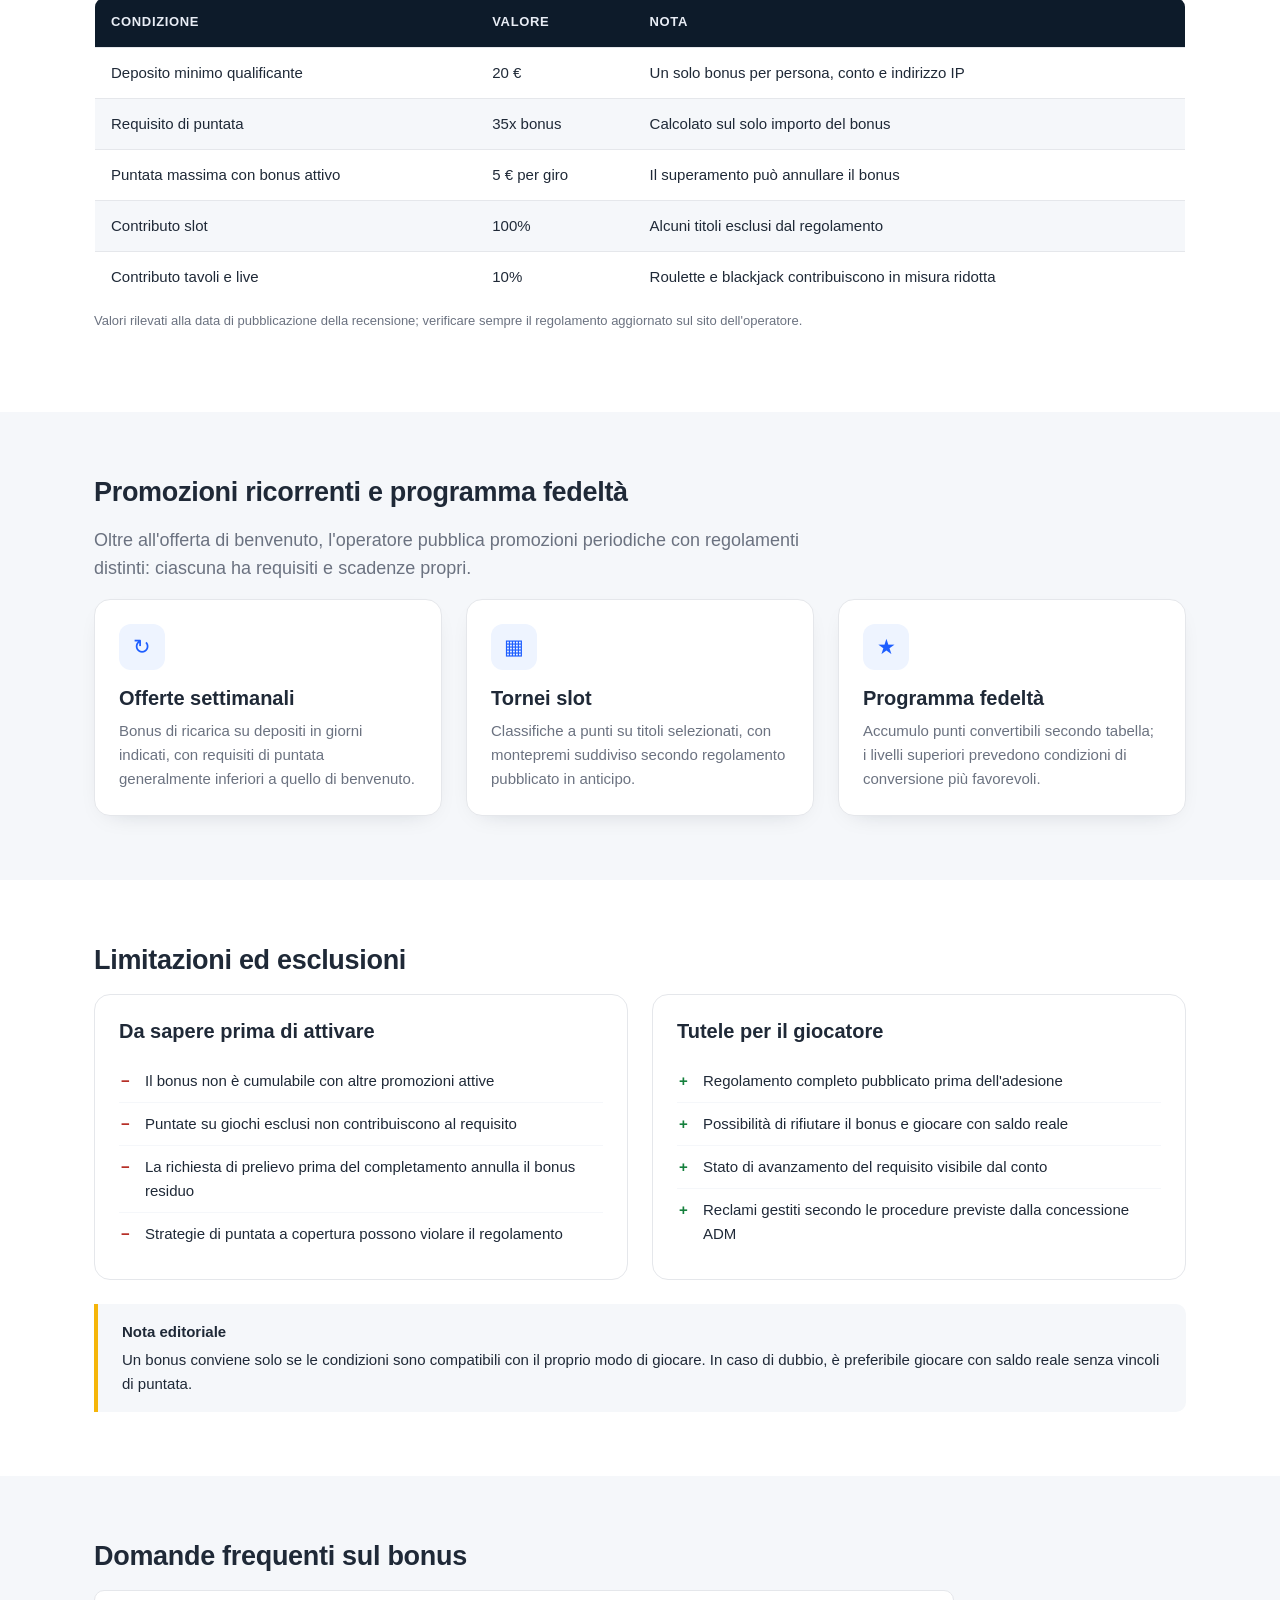
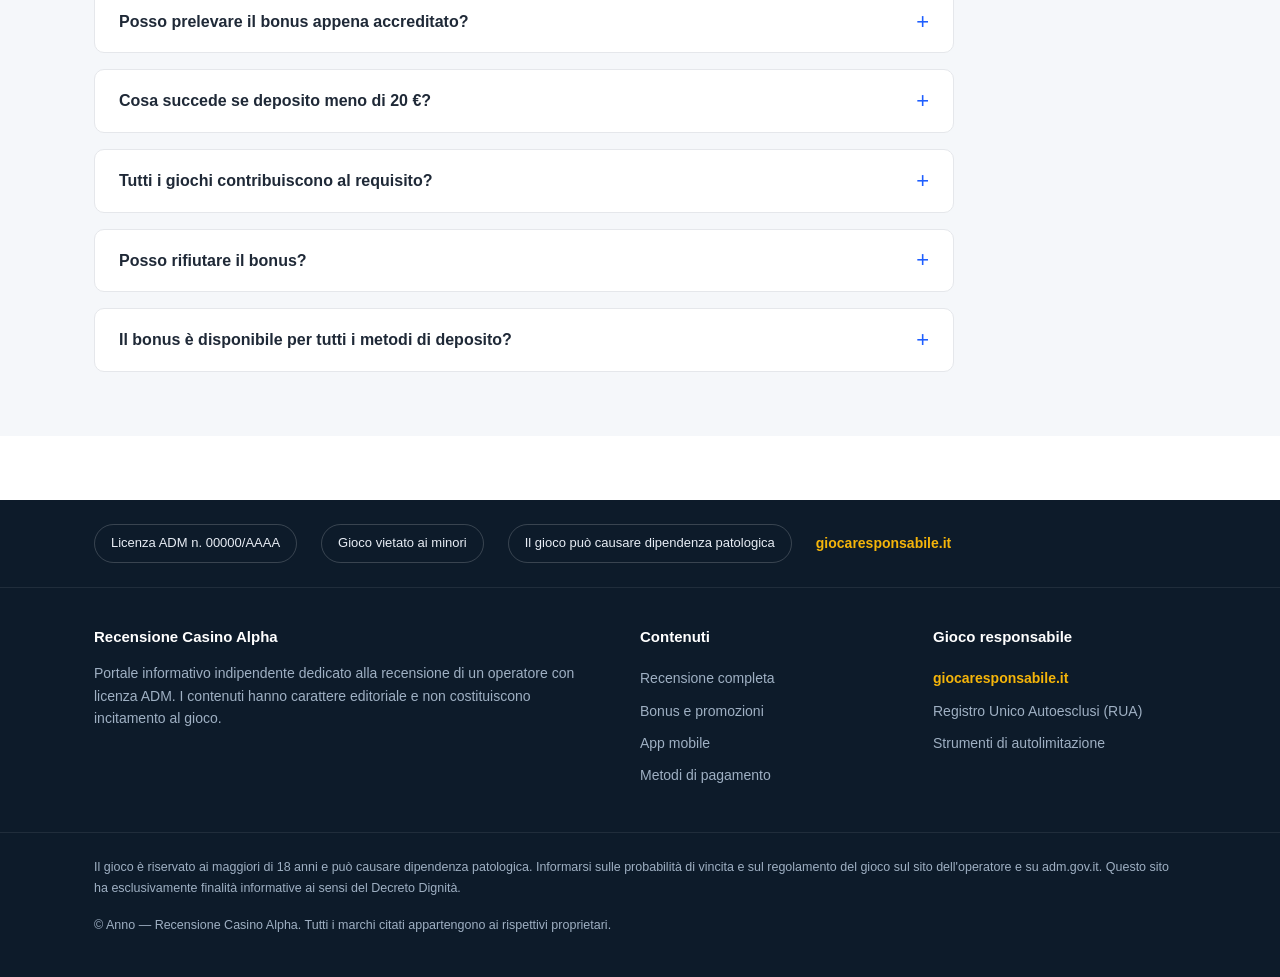
<file: bonus.html>
<!DOCTYPE html>
<html lang="it">

<head>
  <meta charset="utf-8">
  <meta name="viewport" content="width=device-width, initial-scale=1">
  <title>Bonus e promozioni Casino Alpha — condizioni dettagliate</title>
  <link rel="stylesheet" href="./style.css">
</head>

<body>
  <header class="site-header">
    <div class="container">
      <a class="logo" href="./index.html"><span class="logo-mark"></span><span>Recensione Casino Alpha</span></a>
      <nav class="main-nav">
        <a href="./index.html">Recensione</a>
        <a class="is-active" href="./bonus.html">Bonus</a>
        <a href="./app.html">App mobile</a>
        <a href="./metodi-di-pagamento.html">Pagamenti</a>
      </nav>
      <div class="header-actions">
        <a class="btn btn-outline" href="./index.html">Recensione completa</a>
        <a class="btn btn-primary" href="#" rel="nofollow">Visita il sito ufficiale</a>
      </div>
    </div>
  </header>

  <section class="page active" data-screen-label="Bonus e promozioni">
    <main>

      <div class="hero">
        <div class="container hero-grid">
          <div>
            <h1>Bonus e promozioni: condizioni dettagliate</h1>
            <p class="lead">Analisi completa dell'offerta di benvenuto e delle promozioni ricorrenti di Casino Alpha:
              importi, requisiti di puntata, scadenze ed esclusioni, riportati così come pubblicati nel regolamento
              dell'operatore. Contenuto informativo per maggiorenni.</p>
            <a class="btn btn-on-dark" href="#" rel="nofollow">Visita il sito ufficiale</a>
            <span class="btn-note">Fa fede il regolamento completo pubblicato dall'operatore.</span>
          </div>
          <aside class="bonus-box">
            <p class="bonus-kicker">Sintesi dell'offerta di benvenuto</p>
            <p class="bonus-amount">Fino a 500 € sul primo deposito</p>
            <ul class="bonus-terms">
              <li>Requisito di puntata: 35x sull'importo del bonus</li>
              <li>Deposito minimo: 20 €</li>
              <li>Validità: 30 giorni dall'attivazione</li>
            </ul>
            <p class="bonus-fineprint">Offerta riservata ai maggiori di 18 anni residenti in Italia, soggetta a
              verifica del conto.</p>
          </aside>
        </div>
      </div>

      <div class="section">
        <div class="container">
          <h2 class="sec-title">Bonus di benvenuto: importo e requisiti di puntata</h2>
          <p class="lead">Il valore reale di un bonus dipende dal requisito di puntata, non dall'importo nominale.
            Qui i numeri principali a confronto con la media del mercato ADM.</p>
          <div class="cards-3">
            <div class="card">
              <div class="card-icon">€</div>
              <h3>Importo massimo</h3>
              <p>Fino a 500 € sul primo deposito, accreditati come fun bonus. L'importo non è prelevabile prima del
                completamento del requisito.</p>
            </div>
            <div class="card">
              <div class="card-icon">×</div>
              <h3>Requisito 35x</h3>
              <p>Per convertire 100 € di bonus in saldo reale occorre puntare 3.500 €. Un valore sopra la media del
                mercato regolamentato italiano.</p>
            </div>
            <div class="card">
              <div class="card-icon">◷</div>
              <h3>30 giorni di validità</h3>
              <p>Il requisito va completato entro 30 giorni: il bonus residuo e le vincite derivanti decadono alla
                scadenza.</p>
            </div>
          </div>
        </div>
      </div>

      <div class="section alt">
        <div class="container feature-row">
          <div>
            <h2 class="sec-title">Come attivare il bonus</h2>
            <ol class="steps">
              <li>
                <h3>Registrazione e verifica</h3>
                <p>Apertura del conto di gioco con codice fiscale e invio del documento d'identità.</p>
              </li>
              <li>
                <h3>Primo deposito qualificante</h3>
                <p>Deposito di almeno 20 € con un metodo idoneo; alcuni portafogli elettronici possono essere esclusi
                  dal regolamento.</p>
              </li>
              <li>
                <h3>Accettazione dell'offerta</h3>
                <p>Attivazione esplicita del bonus dalla sezione promozioni del conto prima di iniziare a giocare.</p>
              </li>
            </ol>
          </div>
          <div class="feature-media">
            <div class="ph">Immagine: registration-steps — modulo con passaggi numerati</div>
          </div>
        </div>
      </div>

      <div class="section">
        <div class="container">
          <h2 class="sec-title">Termini e condizioni principali</h2>
          <div class="table-wrap">
            <table class="data-table">
              <thead>
                <tr>
                  <th>Condizione</th>
                  <th>Valore</th>
                  <th>Nota</th>
                </tr>
              </thead>
              <tbody>
                <tr>
                  <td>Deposito minimo qualificante</td>
                  <td>20 €</td>
                  <td>Un solo bonus per persona, conto e indirizzo IP</td>
                </tr>
                <tr>
                  <td>Requisito di puntata</td>
                  <td>35x bonus</td>
                  <td>Calcolato sul solo importo del bonus</td>
                </tr>
                <tr>
                  <td>Puntata massima con bonus attivo</td>
                  <td>5 € per giro</td>
                  <td>Il superamento può annullare il bonus</td>
                </tr>
                <tr>
                  <td>Contributo slot</td>
                  <td>100%</td>
                  <td>Alcuni titoli esclusi dal regolamento</td>
                </tr>
                <tr>
                  <td>Contributo tavoli e live</td>
                  <td>10%</td>
                  <td>Roulette e blackjack contribuiscono in misura ridotta</td>
                </tr>
              </tbody>
            </table>
          </div>
          <p class="table-note">Valori rilevati alla data di pubblicazione della recensione; verificare sempre il
            regolamento aggiornato sul sito dell'operatore.</p>
        </div>
      </div>

      <div class="section alt">
        <div class="container">
          <h2 class="sec-title">Promozioni ricorrenti e programma fedeltà</h2>
          <p class="lead">Oltre all'offerta di benvenuto, l'operatore pubblica promozioni periodiche con regolamenti
            distinti: ciascuna ha requisiti e scadenze propri.</p>
          <div class="cards-3">
            <div class="card">
              <div class="card-icon">↻</div>
              <h3>Offerte settimanali</h3>
              <p>Bonus di ricarica su depositi in giorni indicati, con requisiti di puntata generalmente inferiori a
                quello di benvenuto.</p>
            </div>
            <div class="card">
              <div class="card-icon">▦</div>
              <h3>Tornei slot</h3>
              <p>Classifiche a punti su titoli selezionati, con montepremi suddiviso secondo regolamento pubblicato in
                anticipo.</p>
            </div>
            <div class="card">
              <div class="card-icon">★</div>
              <h3>Programma fedeltà</h3>
              <p>Accumulo punti convertibili secondo tabella; i livelli superiori prevedono condizioni di conversione
                più favorevoli.</p>
            </div>
          </div>
        </div>
      </div>

      <div class="section">
        <div class="container">
          <h2 class="sec-title">Limitazioni ed esclusioni</h2>
          <div class="pros-cons">
            <div class="col cons">
              <h3>Da sapere prima di attivare</h3>
              <ul>
                <li>Il bonus non è cumulabile con altre promozioni attive</li>
                <li>Puntate su giochi esclusi non contribuiscono al requisito</li>
                <li>La richiesta di prelievo prima del completamento annulla il bonus residuo</li>
                <li>Strategie di puntata a copertura possono violare il regolamento</li>
              </ul>
            </div>
            <div class="col pros">
              <h3>Tutele per il giocatore</h3>
              <ul>
                <li>Regolamento completo pubblicato prima dell'adesione</li>
                <li>Possibilità di rifiutare il bonus e giocare con saldo reale</li>
                <li>Stato di avanzamento del requisito visibile dal conto</li>
                <li>Reclami gestiti secondo le procedure previste dalla concessione ADM</li>
              </ul>
            </div>
          </div>
          <div class="notice" style="margin-top: 24px;">
            <strong>Nota editoriale</strong>
            Un bonus conviene solo se le condizioni sono compatibili con il proprio modo di giocare. In caso di dubbio,
            è preferibile giocare con saldo reale senza vincoli di puntata.
          </div>
        </div>
      </div>

      <div class="section alt">
        <div class="container">
          <h2 class="sec-title">Domande frequenti sul bonus</h2>
          <div class="faq">
            <details>
              <summary>Posso prelevare il bonus appena accreditato?</summary>
              <p>No: il bonus è un fun bonus e diventa saldo prelevabile solo dopo il completamento del requisito di
                puntata di 35x entro 30 giorni.</p>
            </details>
            <details>
              <summary>Cosa succede se deposito meno di 20 €?</summary>
              <p>Il deposito non qualifica per l'offerta di benvenuto e il bonus non viene accreditato; il saldo reale
                resta comunque utilizzabile.</p>
            </details>
            <details>
              <summary>Tutti i giochi contribuiscono al requisito?</summary>
              <p>No: le slot contribuiscono al 100% salvo esclusioni, mentre tavoli e live contribuiscono al 10%.
                L'elenco completo è nel regolamento dell'offerta.</p>
            </details>
            <details>
              <summary>Posso rifiutare il bonus?</summary>
              <p>Sì: l'adesione è facoltativa. È possibile depositare e giocare con saldo reale senza alcun requisito
                di puntata.</p>
            </details>
            <details>
              <summary>Il bonus è disponibile per tutti i metodi di deposito?</summary>
              <p>Alcuni regolamenti escludono determinati portafogli elettronici dal deposito qualificante: verificare
                la sezione metodi idonei prima di depositare.</p>
            </details>
          </div>
        </div>
      </div>

    </main>

    <footer class="site-footer">
      <div class="compliance-strip">
        <div class="container">
          <span class="compliance-chip">Licenza ADM n. 00000/AAAA</span>
          <span class="compliance-chip">Gioco vietato ai minori</span>
          <span class="compliance-chip">Il gioco può causare dipendenza patologica</span>
          <a class="rg-link" href="https://www.giocaresponsabile.it" rel="nofollow">giocaresponsabile.it</a>
        </div>
      </div>
      <div class="footer-main">
        <div class="container footer-cols">
          <div>
            <h3>Recensione Casino Alpha</h3>
            <p>Portale informativo indipendente dedicato alla recensione di un operatore con licenza ADM. I contenuti
              hanno carattere editoriale e non costituiscono incitamento al gioco.</p>
          </div>
          <div>
            <h3>Contenuti</h3>
            <ul>
              <li><a href="./index.html">Recensione completa</a></li>
              <li><a href="./bonus.html">Bonus e promozioni</a></li>
              <li><a href="./app.html">App mobile</a></li>
              <li><a href="./metodi-di-pagamento.html">Metodi di pagamento</a></li>
            </ul>
          </div>
          <div>
            <h3>Gioco responsabile</h3>
            <ul>
              <li><a class="rg-link" href="https://www.giocaresponsabile.it" rel="nofollow">giocaresponsabile.it</a></li>
              <li><a href="#" rel="nofollow">Registro Unico Autoesclusi (RUA)</a></li>
              <li><a href="#" rel="nofollow">Strumenti di autolimitazione</a></li>
            </ul>
          </div>
        </div>
      </div>
      <div class="footer-legal">
        <div class="container">
          <p>Il gioco è riservato ai maggiori di 18 anni e può causare dipendenza patologica. Informarsi sulle
            probabilità di vincita e sul regolamento del gioco sul sito dell'operatore e su adm.gov.it. Questo sito ha
            esclusivamente finalità informative ai sensi del Decreto Dignità.</p>
          <p>© Anno — Recensione Casino Alpha. Tutti i marchi citati appartengono ai rispettivi proprietari.</p>
        </div>
      </div>
    </footer>
  </section>

</body>

</html>
</file>
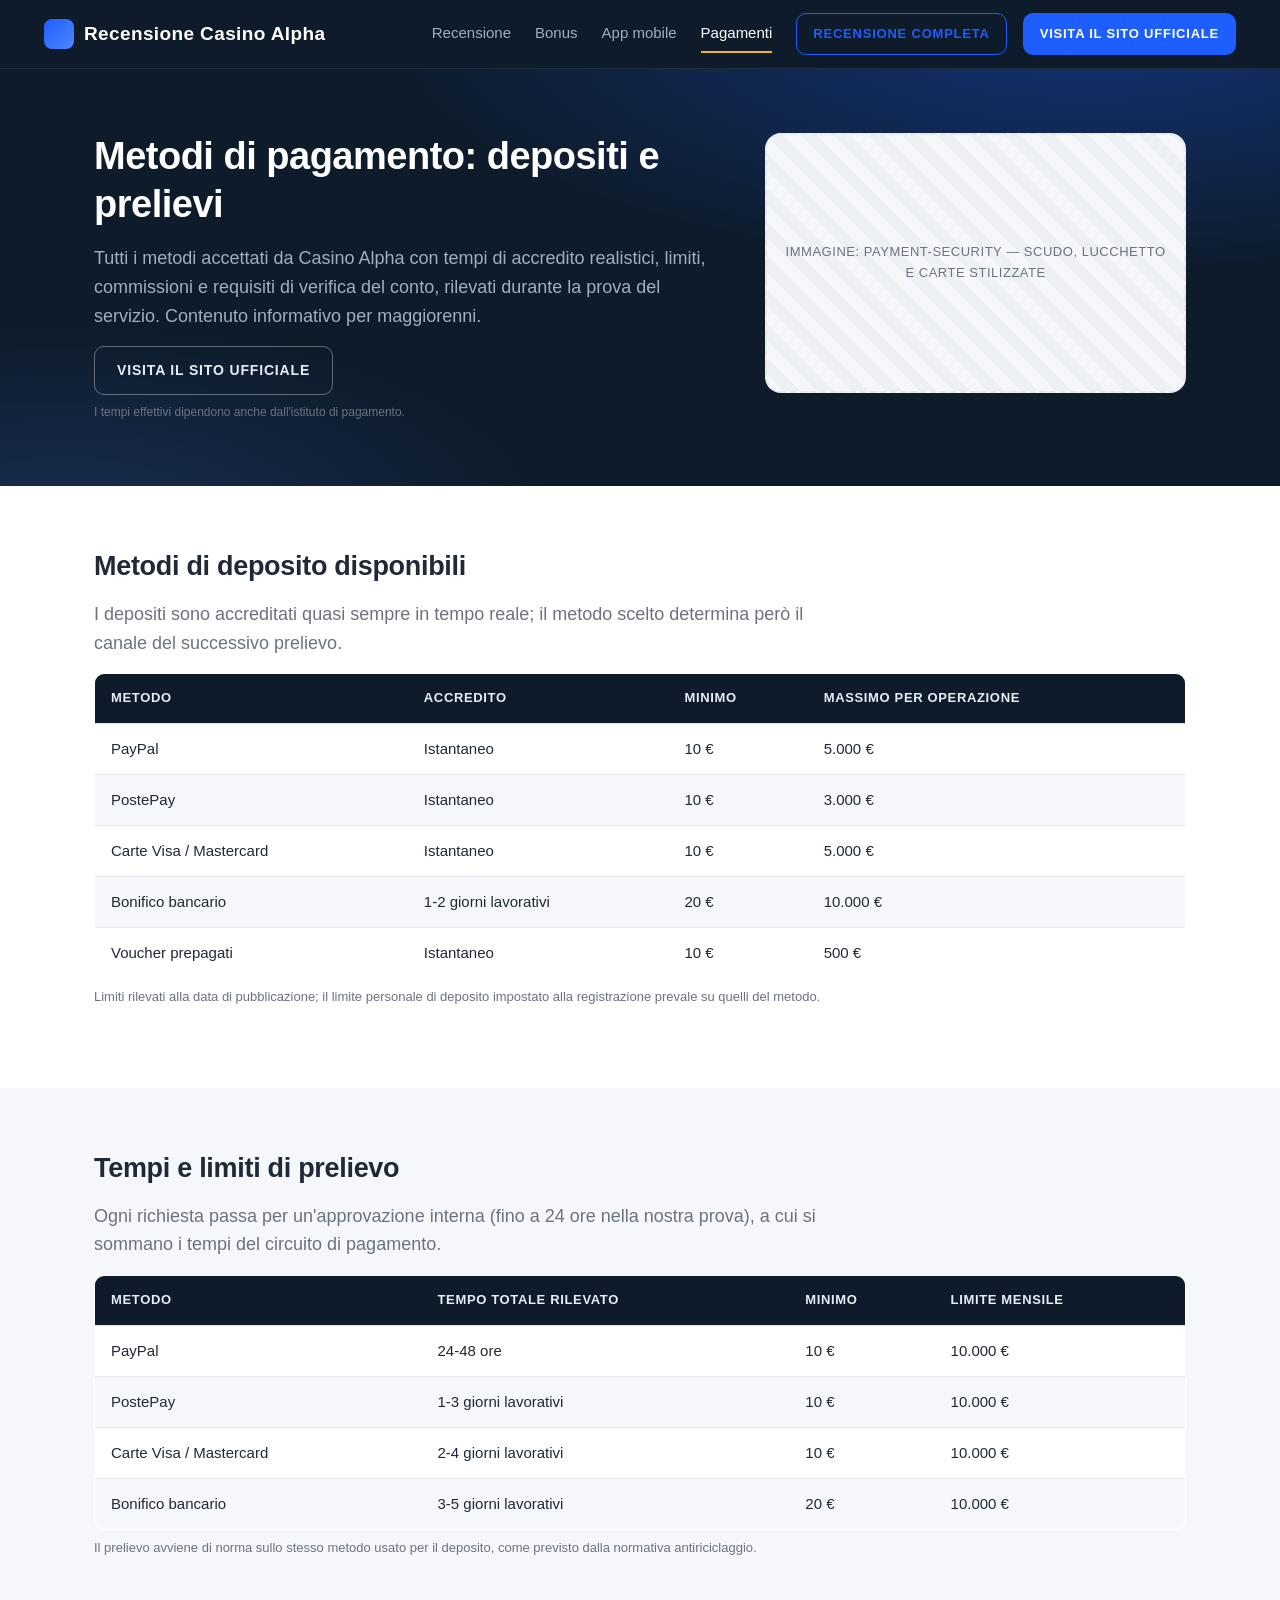
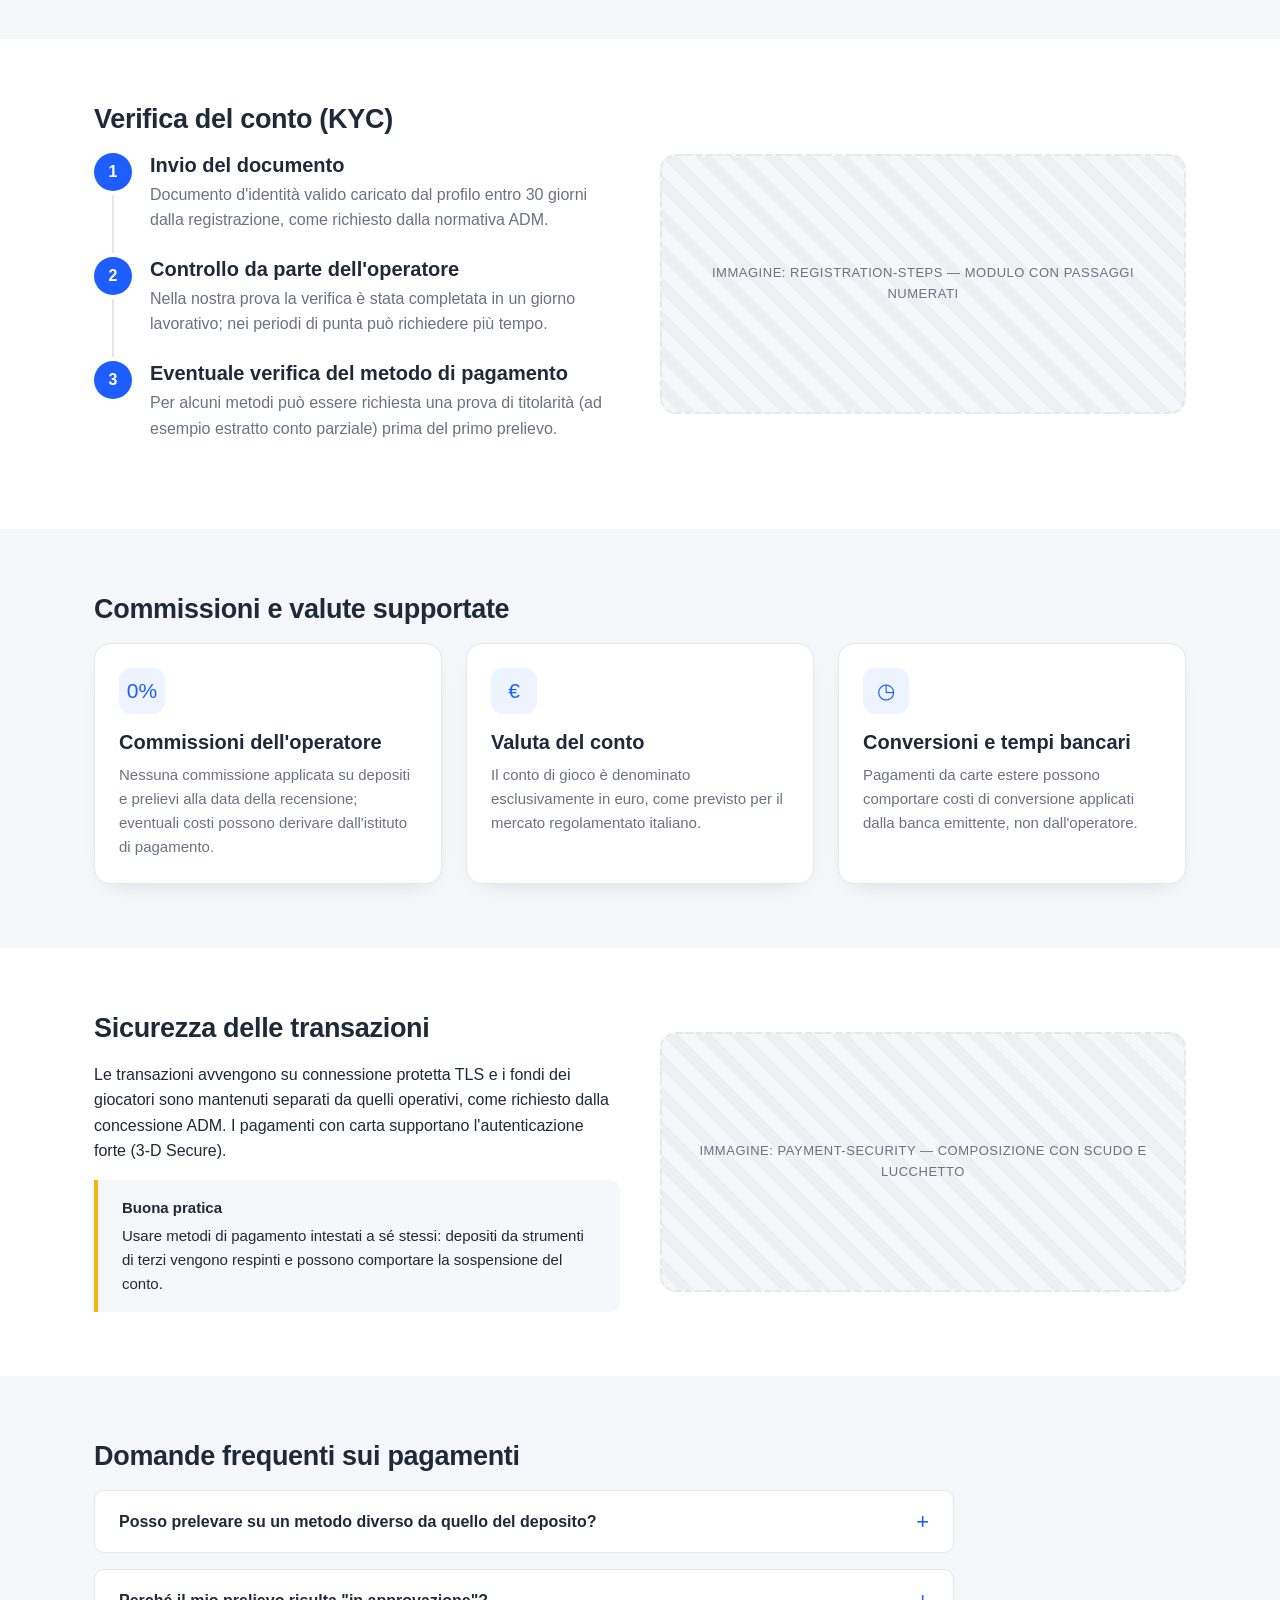
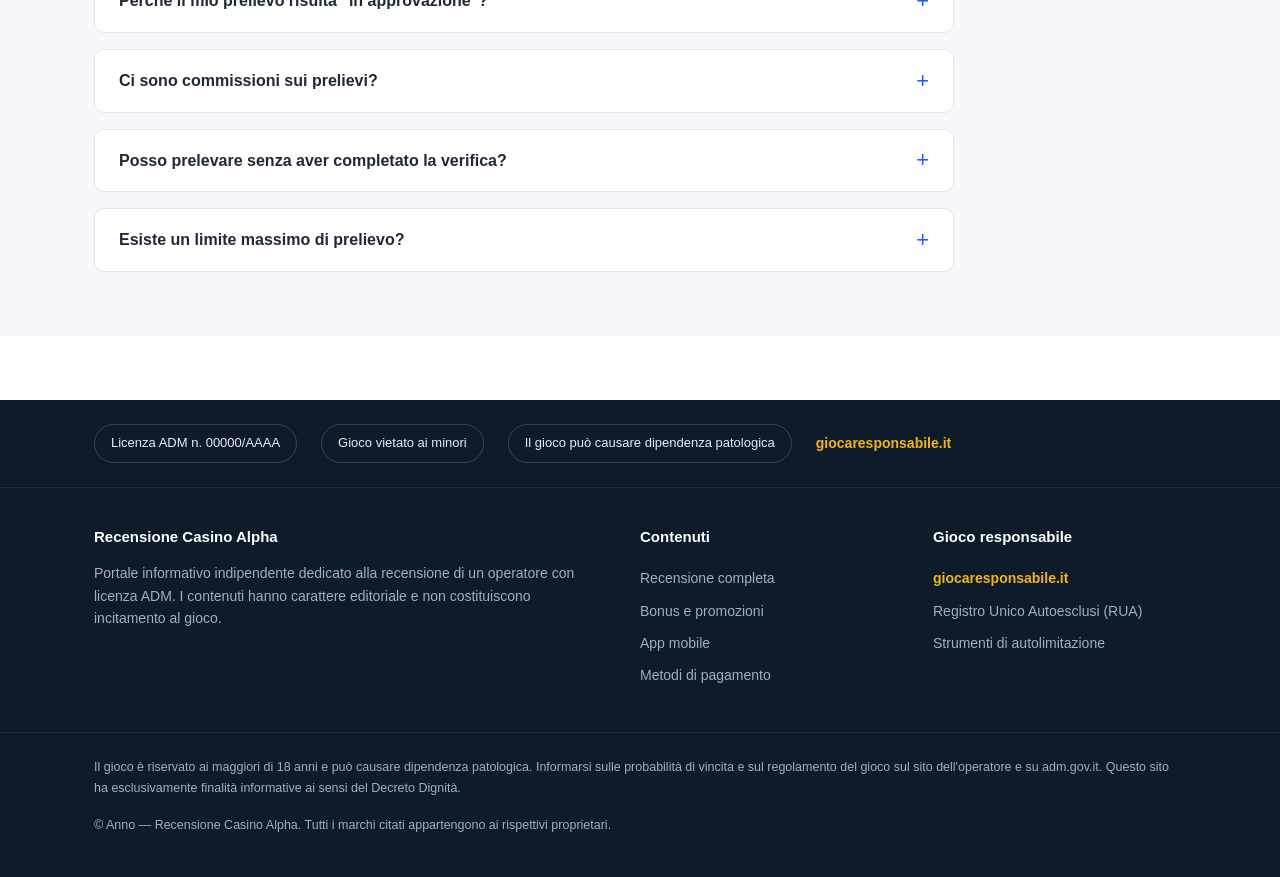
<file: metodi-di-pagamento.html>
<!DOCTYPE html>
<html lang="it">

<head>
  <meta charset="utf-8">
  <meta name="viewport" content="width=device-width, initial-scale=1">
  <title>Metodi di pagamento Casino Alpha — depositi e prelievi</title>
  <link rel="stylesheet" href="./style.css">
</head>

<body>
  <header class="site-header">
    <div class="container">
      <a class="logo" href="./index.html"><span class="logo-mark"></span><span>Recensione Casino Alpha</span></a>
      <nav class="main-nav">
        <a href="./index.html">Recensione</a>
        <a href="./bonus.html">Bonus</a>
        <a href="./app.html">App mobile</a>
        <a class="is-active" href="./metodi-di-pagamento.html">Pagamenti</a>
      </nav>
      <div class="header-actions">
        <a class="btn btn-outline" href="./index.html">Recensione completa</a>
        <a class="btn btn-primary" href="#" rel="nofollow">Visita il sito ufficiale</a>
      </div>
    </div>
  </header>

  <section class="page active" data-screen-label="Metodi di pagamento">
    <main>

      <div class="hero">
        <div class="container hero-grid">
          <div>
            <h1>Metodi di pagamento: depositi e prelievi</h1>
            <p class="lead">Tutti i metodi accettati da Casino Alpha con tempi di accredito realistici, limiti,
              commissioni e requisiti di verifica del conto, rilevati durante la prova del servizio. Contenuto
              informativo per maggiorenni.</p>
            <a class="btn btn-on-dark" href="#" rel="nofollow">Visita il sito ufficiale</a>
            <span class="btn-note">I tempi effettivi dipendono anche dall'istituto di pagamento.</span>
          </div>
          <aside class="feature-media">
            <div class="ph">Immagine: payment-security — scudo, lucchetto e carte stilizzate</div>
          </aside>
        </div>
      </div>

      <div class="section">
        <div class="container">
          <h2 class="sec-title">Metodi di deposito disponibili</h2>
          <p class="lead">I depositi sono accreditati quasi sempre in tempo reale; il metodo scelto determina però il
            canale del successivo prelievo.</p>
          <div class="table-wrap">
            <table class="data-table">
              <thead>
                <tr>
                  <th>Metodo</th>
                  <th>Accredito</th>
                  <th>Minimo</th>
                  <th>Massimo per operazione</th>
                </tr>
              </thead>
              <tbody>
                <tr>
                  <td>PayPal</td>
                  <td>Istantaneo</td>
                  <td>10 €</td>
                  <td>5.000 €</td>
                </tr>
                <tr>
                  <td>PostePay</td>
                  <td>Istantaneo</td>
                  <td>10 €</td>
                  <td>3.000 €</td>
                </tr>
                <tr>
                  <td>Carte Visa / Mastercard</td>
                  <td>Istantaneo</td>
                  <td>10 €</td>
                  <td>5.000 €</td>
                </tr>
                <tr>
                  <td>Bonifico bancario</td>
                  <td>1-2 giorni lavorativi</td>
                  <td>20 €</td>
                  <td>10.000 €</td>
                </tr>
                <tr>
                  <td>Voucher prepagati</td>
                  <td>Istantaneo</td>
                  <td>10 €</td>
                  <td>500 €</td>
                </tr>
              </tbody>
            </table>
          </div>
          <p class="table-note">Limiti rilevati alla data di pubblicazione; il limite personale di deposito impostato
            alla registrazione prevale su quelli del metodo.</p>
        </div>
      </div>

      <div class="section alt">
        <div class="container">
          <h2 class="sec-title">Tempi e limiti di prelievo</h2>
          <p class="lead">Ogni richiesta passa per un'approvazione interna (fino a 24 ore nella nostra prova), a cui si
            sommano i tempi del circuito di pagamento.</p>
          <div class="table-wrap">
            <table class="data-table">
              <thead>
                <tr>
                  <th>Metodo</th>
                  <th>Tempo totale rilevato</th>
                  <th>Minimo</th>
                  <th>Limite mensile</th>
                </tr>
              </thead>
              <tbody>
                <tr>
                  <td>PayPal</td>
                  <td>24-48 ore</td>
                  <td>10 €</td>
                  <td>10.000 €</td>
                </tr>
                <tr>
                  <td>PostePay</td>
                  <td>1-3 giorni lavorativi</td>
                  <td>10 €</td>
                  <td>10.000 €</td>
                </tr>
                <tr>
                  <td>Carte Visa / Mastercard</td>
                  <td>2-4 giorni lavorativi</td>
                  <td>10 €</td>
                  <td>10.000 €</td>
                </tr>
                <tr>
                  <td>Bonifico bancario</td>
                  <td>3-5 giorni lavorativi</td>
                  <td>20 €</td>
                  <td>10.000 €</td>
                </tr>
              </tbody>
            </table>
          </div>
          <p class="table-note">Il prelievo avviene di norma sullo stesso metodo usato per il deposito, come previsto
            dalla normativa antiriciclaggio.</p>
        </div>
      </div>

      <div class="section">
        <div class="container feature-row">
          <div>
            <h2 class="sec-title">Verifica del conto (KYC)</h2>
            <ol class="steps">
              <li>
                <h3>Invio del documento</h3>
                <p>Documento d'identità valido caricato dal profilo entro 30 giorni dalla registrazione, come
                  richiesto dalla normativa ADM.</p>
              </li>
              <li>
                <h3>Controllo da parte dell'operatore</h3>
                <p>Nella nostra prova la verifica è stata completata in un giorno lavorativo; nei periodi di punta può
                  richiedere più tempo.</p>
              </li>
              <li>
                <h3>Eventuale verifica del metodo di pagamento</h3>
                <p>Per alcuni metodi può essere richiesta una prova di titolarità (ad esempio estratto conto parziale)
                  prima del primo prelievo.</p>
              </li>
            </ol>
          </div>
          <div class="feature-media">
            <div class="ph">Immagine: registration-steps — modulo con passaggi numerati</div>
          </div>
        </div>
      </div>

      <div class="section alt">
        <div class="container">
          <h2 class="sec-title">Commissioni e valute supportate</h2>
          <div class="cards-3">
            <div class="card">
              <div class="card-icon">0%</div>
              <h3>Commissioni dell'operatore</h3>
              <p>Nessuna commissione applicata su depositi e prelievi alla data della recensione; eventuali costi
                possono derivare dall'istituto di pagamento.</p>
            </div>
            <div class="card">
              <div class="card-icon">€</div>
              <h3>Valuta del conto</h3>
              <p>Il conto di gioco è denominato esclusivamente in euro, come previsto per il mercato regolamentato
                italiano.</p>
            </div>
            <div class="card">
              <div class="card-icon">◷</div>
              <h3>Conversioni e tempi bancari</h3>
              <p>Pagamenti da carte estere possono comportare costi di conversione applicati dalla banca emittente,
                non dall'operatore.</p>
            </div>
          </div>
        </div>
      </div>

      <div class="section">
        <div class="container feature-row reverse">
          <div>
            <h2 class="sec-title">Sicurezza delle transazioni</h2>
            <p>Le transazioni avvengono su connessione protetta TLS e i fondi dei giocatori sono mantenuti separati da
              quelli operativi, come richiesto dalla concessione ADM. I pagamenti con carta supportano l'autenticazione
              forte (3-D Secure).</p>
            <div class="notice">
              <strong>Buona pratica</strong>
              Usare metodi di pagamento intestati a sé stessi: depositi da strumenti di terzi vengono respinti e
              possono comportare la sospensione del conto.
            </div>
          </div>
          <div class="feature-media">
            <div class="ph">Immagine: payment-security — composizione con scudo e lucchetto</div>
          </div>
        </div>
      </div>

      <div class="section alt">
        <div class="container">
          <h2 class="sec-title">Domande frequenti sui pagamenti</h2>
          <div class="faq">
            <details>
              <summary>Posso prelevare su un metodo diverso da quello del deposito?</summary>
              <p>Di norma no: la normativa antiriciclaggio richiede il rientro sullo stesso strumento. Se il metodo non
                supporta i prelievi, l'operatore propone il bonifico bancario.</p>
            </details>
            <details>
              <summary>Perché il mio prelievo risulta "in approvazione"?</summary>
              <p>Ogni richiesta passa un controllo interno che nella nostra prova ha richiesto fino a 24 ore. Solo dopo
                l'approvazione partono i tempi del circuito di pagamento.</p>
            </details>
            <details>
              <summary>Ci sono commissioni sui prelievi?</summary>
              <p>L'operatore non applicava commissioni alla data della recensione; la banca o il circuito possono
                addebitare costi propri, in particolare sui bonifici.</p>
            </details>
            <details>
              <summary>Posso prelevare senza aver completato la verifica?</summary>
              <p>No: la verifica del documento è obbligatoria. Senza KYC completato entro 30 giorni il conto viene
                sospeso e i prelievi restano bloccati.</p>
            </details>
            <details>
              <summary>Esiste un limite massimo di prelievo?</summary>
              <p>Sì, 10.000 € al mese alla data della recensione, un valore inferiore ad altri operatori ADM. Importi
                superiori richiedono accordi diretti con l'assistenza.</p>
            </details>
          </div>
        </div>
      </div>

    </main>

    <footer class="site-footer">
      <div class="compliance-strip">
        <div class="container">
          <span class="compliance-chip">Licenza ADM n. 00000/AAAA</span>
          <span class="compliance-chip">Gioco vietato ai minori</span>
          <span class="compliance-chip">Il gioco può causare dipendenza patologica</span>
          <a class="rg-link" href="https://www.giocaresponsabile.it" rel="nofollow">giocaresponsabile.it</a>
        </div>
      </div>
      <div class="footer-main">
        <div class="container footer-cols">
          <div>
            <h3>Recensione Casino Alpha</h3>
            <p>Portale informativo indipendente dedicato alla recensione di un operatore con licenza ADM. I contenuti
              hanno carattere editoriale e non costituiscono incitamento al gioco.</p>
          </div>
          <div>
            <h3>Contenuti</h3>
            <ul>
              <li><a href="./index.html">Recensione completa</a></li>
              <li><a href="./bonus.html">Bonus e promozioni</a></li>
              <li><a href="./app.html">App mobile</a></li>
              <li><a href="./metodi-di-pagamento.html">Metodi di pagamento</a></li>
            </ul>
          </div>
          <div>
            <h3>Gioco responsabile</h3>
            <ul>
              <li><a class="rg-link" href="https://www.giocaresponsabile.it" rel="nofollow">giocaresponsabile.it</a></li>
              <li><a href="#" rel="nofollow">Registro Unico Autoesclusi (RUA)</a></li>
              <li><a href="#" rel="nofollow">Strumenti di autolimitazione</a></li>
            </ul>
          </div>
        </div>
      </div>
      <div class="footer-legal">
        <div class="container">
          <p>Il gioco è riservato ai maggiori di 18 anni e può causare dipendenza patologica. Informarsi sulle
            probabilità di vincita e sul regolamento del gioco sul sito dell'operatore e su adm.gov.it. Questo sito ha
            esclusivamente finalità informative ai sensi del Decreto Dignità.</p>
          <p>© Anno — Recensione Casino Alpha. Tutti i marchi citati appartengono ai rispettivi proprietari.</p>
        </div>
      </div>
    </footer>
  </section>

</body>

</html>
</file>
<file: style.css>
/* ==========================================================================
   single-casino-review-playamo — design system
   Editorial single-operator casino review (Italian regulated market, ADM)
   Palette / typography / layout derived from the reference analysis.
   ========================================================================== */

:root {
  /* palette */
  --bg: #ffffff;
  --surface-alt: #f5f7fa;
  --surface-bonus: #eef4ff;
  --navy: #0d1b2a;
  --navy-soft: #14263a;
  --accent: #1e5eff;
  --accent-hover: #1648c9;
  --gold: #f5b50a;
  --text: #1f2937;
  --text-muted: #6b7280;
  --border: #e5e7eb;
  --on-dark: #e8edf5;
  --on-dark-muted: #9fb0c3;

  /* type */
  --font-sans: "Inter", "Roboto", "Helvetica Neue", Arial, sans-serif;

  /* rhythm */
  --space-1: 8px;
  --space-2: 16px;
  --space-3: 24px;
  --space-4: 40px;
  --space-5: 64px;
  --radius: 10px;
  --radius-lg: 16px;
  --container: 1140px;
  --shadow-card: 0 8px 24px -16px rgba(13, 27, 42, 0.25);
}

* { box-sizing: border-box; }

html, body { margin: 0; padding: 0; }

body {
  background: var(--bg);
  color: var(--text);
  font: 400 16px/1.6 var(--font-sans);
  -webkit-font-smoothing: antialiased;
}

/* ------------------------------------------------------------------ layout */

.container {
  max-width: var(--container);
  margin: 0 auto;
  padding: 0 var(--space-3);
}

.page { display: block; }

.section { padding: var(--space-5) 0; }
.section.alt { background: var(--surface-alt); }

h1, h2, h3 { margin: 0 0 var(--space-2); line-height: 1.25; color: var(--text); }
h1 { font-size: 38px; font-weight: 700; letter-spacing: -0.5px; }
h2 { font-size: 27px; font-weight: 700; letter-spacing: -0.3px; }
h3 { font-size: 20px; font-weight: 600; }
p { margin: 0 0 var(--space-2); }
.muted { color: var(--text-muted); }
.lead { font-size: 18px; color: var(--text-muted); max-width: 740px; }

/* ----------------------------------------------------------------- buttons */

.btn {
  display: inline-block;
  padding: 12px 22px;
  border-radius: var(--radius);
  font-size: 14px;
  font-weight: 600;
  letter-spacing: 0.06em;
  text-transform: uppercase;
  text-decoration: none;
  text-align: center;
  border: 1px solid transparent;
  cursor: pointer;
  transition: background 0.15s ease, color 0.15s ease, border-color 0.15s ease;
}

.btn-primary { background: var(--accent); color: #ffffff; }
.btn-primary:hover { background: var(--accent-hover); }

.btn-outline { background: transparent; color: var(--accent); border-color: var(--accent); }
.btn-outline:hover { color: var(--accent-hover); border-color: var(--accent-hover); }

.btn-on-dark { background: transparent; color: var(--on-dark); border-color: rgba(255, 255, 255, 0.35); }
.btn-on-dark:hover { border-color: #ffffff; color: #ffffff; }

.btn-note {
  display: block;
  margin-top: var(--space-1);
  font-size: 12px;
  color: var(--text-muted);
}

/* ------------------------------------------------------------------ header */

.site-header {
  position: sticky;
  top: 0;
  z-index: 50;
  background: var(--navy);
  border-bottom: 1px solid rgba(255, 255, 255, 0.08);
}

.site-header .container {
  display: flex;
  align-items: center;
  gap: var(--space-3);
  min-height: 68px;
  max-width: 1240px;
}

/* keep header CTAs on a single line */
.site-header .btn {
  white-space: nowrap;
  padding: 10px 16px;
  font-size: 13px;
}

.logo {
  color: #ffffff;
  font-weight: 700;
  font-size: 19px;
  letter-spacing: 0.02em;
  text-decoration: none;
  display: inline-flex;
  align-items: center;
  gap: 10px;
  white-space: nowrap;
  flex-shrink: 0;
}

.logo .logo-mark {
  width: 30px;
  height: 30px;
  border-radius: 8px;
  background: linear-gradient(135deg, var(--accent), #4d86ff);
  display: inline-block;
}

.main-nav {
  display: flex;
  gap: var(--space-3);
  margin-left: auto;
}

.main-nav a {
  color: var(--on-dark-muted);
  text-decoration: none;
  font-size: 15px;
  font-weight: 500;
  padding: 6px 0;
  border-bottom: 2px solid transparent;
  white-space: nowrap;
}

.main-nav a:hover { color: #ffffff; }
.main-nav a.is-active { color: #ffffff; border-bottom-color: var(--gold); }

.header-actions { display: flex; gap: var(--space-2); align-items: center; }

/* intermediate widths: drop the nav onto its own row before anything overflows */
@media (max-width: 1260px) {
  .site-header .container {
    flex-wrap: wrap;
    min-height: 0;
    padding-top: 10px;
    padding-bottom: 10px;
  }

  .main-nav {
    order: 3;
    width: 100%;
    margin-left: 0;
  }

  .header-actions { margin-left: auto; }
}


/* -------------------------------------------------------------------- hero */

.hero {
  background:
    radial-gradient(1200px 420px at 85% -10%, rgba(30, 94, 255, 0.35), transparent 60%),
    radial-gradient(900px 380px at 5% 110%, rgba(77, 134, 255, 0.18), transparent 55%),
    var(--navy);
  color: var(--on-dark);
  padding: var(--space-5) 0;
}

.hero h1 { color: #ffffff; }
.hero .lead { color: var(--on-dark-muted); }

.hero-grid {
  display: grid;
  grid-template-columns: 1.5fr 1fr;
  gap: var(--space-4);
  align-items: start;
}

.hero-meta {
  display: flex;
  flex-wrap: wrap;
  gap: var(--space-2);
  align-items: center;
  margin: var(--space-3) 0;
}

/* editorial rating badge */
.rating-badge {
  display: inline-flex;
  align-items: center;
  gap: 14px;
  background: rgba(255, 255, 255, 0.07);
  border: 1px solid rgba(255, 255, 255, 0.16);
  border-radius: var(--radius-lg);
  padding: 12px 18px;
}

.rating-score {
  font-size: 40px;
  font-weight: 700;
  line-height: 1;
  color: var(--gold);
}

.rating-score small {
  font-size: 15px;
  font-weight: 500;
  color: var(--on-dark-muted);
}

.rating-stars { color: var(--gold); font-size: 17px; letter-spacing: 3px; }
.rating-label { font-size: 13px; color: var(--on-dark-muted); display: block; }

.licence-chip {
  display: inline-block;
  font-size: 13px;
  color: var(--on-dark-muted);
  border: 1px solid rgba(255, 255, 255, 0.2);
  border-radius: 999px;
  padding: 6px 14px;
}

/* highlighted bonus box */
.bonus-box {
  background: var(--surface-bonus);
  border: 1px solid #d7e3ff;
  border-radius: var(--radius-lg);
  padding: var(--space-3);
  color: var(--text);
  box-shadow: var(--shadow-card);
}

.bonus-box .bonus-kicker {
  font-size: 12px;
  font-weight: 600;
  letter-spacing: 0.1em;
  text-transform: uppercase;
  color: var(--accent);
  margin-bottom: var(--space-1);
}

.bonus-box .bonus-amount {
  font-size: 26px;
  font-weight: 700;
  margin-bottom: var(--space-1);
}

.bonus-terms {
  margin: 0 0 var(--space-2);
  padding: 0;
  list-style: none;
  font-size: 14px;
  color: var(--text-muted);
}

.bonus-terms li {
  padding: 6px 0 6px 22px;
  position: relative;
  border-bottom: 1px dashed var(--border);
}

.bonus-terms li:last-child { border-bottom: 0; }

.bonus-terms li::before {
  content: "›";
  position: absolute;
  left: 4px;
  color: var(--accent);
  font-weight: 700;
}

.bonus-fineprint { font-size: 12px; color: var(--text-muted); margin: var(--space-1) 0 0; }

/* ------------------------------------------------------------ feature rows */

.feature-row {
  display: grid;
  grid-template-columns: 1fr 1fr;
  gap: var(--space-4);
  align-items: center;
}

.feature-row + .feature-row { margin-top: var(--space-5); }
.feature-row.reverse .feature-media { order: 2; }

/* ------------------------------------------------------------------- cards */

.cards-3 {
  display: grid;
  grid-template-columns: repeat(3, 1fr);
  gap: var(--space-3);
}

.card {
  background: var(--bg);
  border: 1px solid var(--border);
  border-radius: var(--radius-lg);
  padding: var(--space-3);
  box-shadow: var(--shadow-card);
}

.section.alt .card { background: #ffffff; }

.card-icon {
  width: 46px;
  height: 46px;
  border-radius: 12px;
  background: var(--surface-bonus);
  color: var(--accent);
  display: flex;
  align-items: center;
  justify-content: center;
  font-size: 21px;
  margin-bottom: var(--space-2);
}

.card h3 { margin-bottom: var(--space-1); }
.card p { color: var(--text-muted); font-size: 15px; margin-bottom: 0; }

/* ------------------------------------------------------------------- steps */

.steps {
  list-style: none;
  counter-reset: step;
  margin: 0;
  padding: 0;
}

.steps li {
  counter-increment: step;
  position: relative;
  padding: 0 0 var(--space-3) 56px;
}

.steps li::before {
  content: counter(step);
  position: absolute;
  left: 0;
  top: 0;
  width: 38px;
  height: 38px;
  border-radius: 50%;
  background: var(--accent);
  color: #ffffff;
  font-weight: 700;
  display: flex;
  align-items: center;
  justify-content: center;
}

.steps li:not(:last-child)::after {
  content: "";
  position: absolute;
  left: 18px;
  top: 42px;
  bottom: 4px;
  width: 2px;
  background: var(--border);
}

.steps h3 { margin-bottom: 4px; }
.steps p { color: var(--text-muted); margin-bottom: 0; }

/* --------------------------------------------------------------- pros/cons */

.pros-cons {
  display: grid;
  grid-template-columns: 1fr 1fr;
  gap: var(--space-3);
}

.pros-cons .col {
  border: 1px solid var(--border);
  border-radius: var(--radius-lg);
  padding: var(--space-3);
  background: #ffffff;
}

.pros-cons h3 { display: flex; align-items: center; gap: 8px; }

.pros-cons ul { margin: 0; padding: 0; list-style: none; }

.pros-cons li {
  padding: 9px 0 9px 26px;
  position: relative;
  border-bottom: 1px solid var(--surface-alt);
  font-size: 15px;
}

.pros-cons li:last-child { border-bottom: 0; }

.pros li::before { content: "+"; color: #15803d; }
.cons li::before { content: "−"; color: #b3261e; }

.pros li::before,
.cons li::before {
  position: absolute;
  left: 2px;
  font-weight: 700;
}

/* ------------------------------------------------------------------ tables */

.table-wrap { overflow-x: auto; }

.data-table {
  width: 100%;
  border-collapse: collapse;
  background: #ffffff;
  border: 1px solid var(--border);
  border-radius: var(--radius);
  overflow: hidden;
  font-size: 15px;
}

.data-table th {
  background: var(--navy);
  color: var(--on-dark);
  text-align: left;
  font-weight: 600;
  font-size: 13px;
  letter-spacing: 0.05em;
  text-transform: uppercase;
  padding: 14px 16px;
}

.data-table td {
  padding: 13px 16px;
  border-top: 1px solid var(--border);
  color: var(--text);
}

.data-table tbody tr:nth-child(even) { background: var(--surface-alt); }

.table-note { font-size: 13px; color: var(--text-muted); margin-top: var(--space-1); }

/* --------------------------------------------------------------------- faq */

.faq { display: grid; gap: var(--space-2); max-width: 860px; }

.faq details {
  border: 1px solid var(--border);
  border-radius: var(--radius);
  background: #ffffff;
  padding: 0 var(--space-3);
}

.faq summary {
  cursor: pointer;
  list-style: none;
  font-weight: 600;
  font-size: 16px;
  padding: 18px 28px 18px 0;
  position: relative;
}

.faq summary::-webkit-details-marker { display: none; }

.faq summary::after {
  content: "+";
  position: absolute;
  right: 0;
  top: 50%;
  transform: translateY(-50%);
  color: var(--accent);
  font-size: 22px;
  font-weight: 400;
}

.faq details[open] summary::after { content: "−"; }

.faq details p { color: var(--text-muted); padding-bottom: var(--space-2); margin: 0; }

/* -------------------------------------------------------------- info notes */

.notice {
  border-left: 4px solid var(--gold);
  background: var(--surface-alt);
  border-radius: 0 var(--radius) var(--radius) 0;
  padding: var(--space-2) var(--space-3);
  font-size: 15px;
  color: var(--text);
}

.notice strong { display: block; margin-bottom: 4px; }

/* ------------------------------------------------------------ placeholders */

.ph {
  background:
    repeating-linear-gradient(45deg, transparent, transparent 12px, rgba(13, 27, 42, 0.03) 12px, rgba(13, 27, 42, 0.03) 24px),
    var(--surface-alt);
  border: 2px dashed var(--border);
  border-radius: var(--radius-lg);
  min-height: 260px;
  display: flex;
  align-items: center;
  justify-content: center;
  color: var(--text-muted);
  font-size: 13px;
  font-weight: 500;
  letter-spacing: 0.04em;
  text-transform: uppercase;
  text-align: center;
  padding: var(--space-2);
}

.ph.tall { min-height: 420px; }
.ph.short { min-height: 160px; }

/* ------------------------------------------------------------------ footer */

.site-footer {
  background: var(--navy);
  color: var(--on-dark-muted);
  margin-top: var(--space-5);
  font-size: 14px;
}

.compliance-strip {
  border-bottom: 1px solid rgba(255, 255, 255, 0.08);
  padding: var(--space-3) 0;
}

.compliance-strip .container {
  display: flex;
  flex-wrap: wrap;
  align-items: center;
  gap: var(--space-3);
}

.compliance-chip {
  display: inline-flex;
  align-items: center;
  gap: 8px;
  border: 1px solid rgba(255, 255, 255, 0.18);
  border-radius: 999px;
  padding: 8px 16px;
  font-size: 13px;
  color: var(--on-dark);
}

.footer-main { padding: var(--space-4) 0; }

.footer-cols {
  display: grid;
  grid-template-columns: 2fr 1fr 1fr;
  gap: var(--space-4);
}

.footer-cols h3 { color: #ffffff; font-size: 15px; margin-bottom: var(--space-2); }

.footer-cols ul { list-style: none; margin: 0; padding: 0; }
.footer-cols li { padding: 5px 0; }

.site-footer a { color: var(--on-dark-muted); text-decoration: none; }
.site-footer a:hover { color: #ffffff; text-decoration: underline; }
.site-footer a.rg-link { color: var(--gold); font-weight: 600; }

.footer-legal {
  border-top: 1px solid rgba(255, 255, 255, 0.08);
  padding: var(--space-3) 0;
  font-size: 12.5px;
  line-height: 1.7;
}

/* -------------------------------------------------------------- responsive */

@media (max-width: 768px) {
  h1 { font-size: 29px; }
  h2 { font-size: 23px; }

  .section { padding: var(--space-4) 0; }

  .site-header .container {
    flex-wrap: wrap;
    min-height: 0;
    padding-top: 10px;
    padding-bottom: 10px;
  }

  .main-nav {
    order: 3;
    width: 100%;
    margin-left: 0;
    gap: var(--space-3);
    overflow-x: auto;
    -webkit-overflow-scrolling: touch;
  }

  .main-nav a { font-size: 14px; padding: 4px 0; }

  .header-actions { margin-left: auto; }
  .header-actions .btn-outline { display: none; }

  .hero-grid,
  .feature-row,
  .pros-cons,
  .footer-cols { grid-template-columns: 1fr; }

  .cards-3 { grid-template-columns: 1fr; }

  .feature-row.reverse .feature-media { order: 0; }

  .rating-score { font-size: 32px; }
}
</file>
